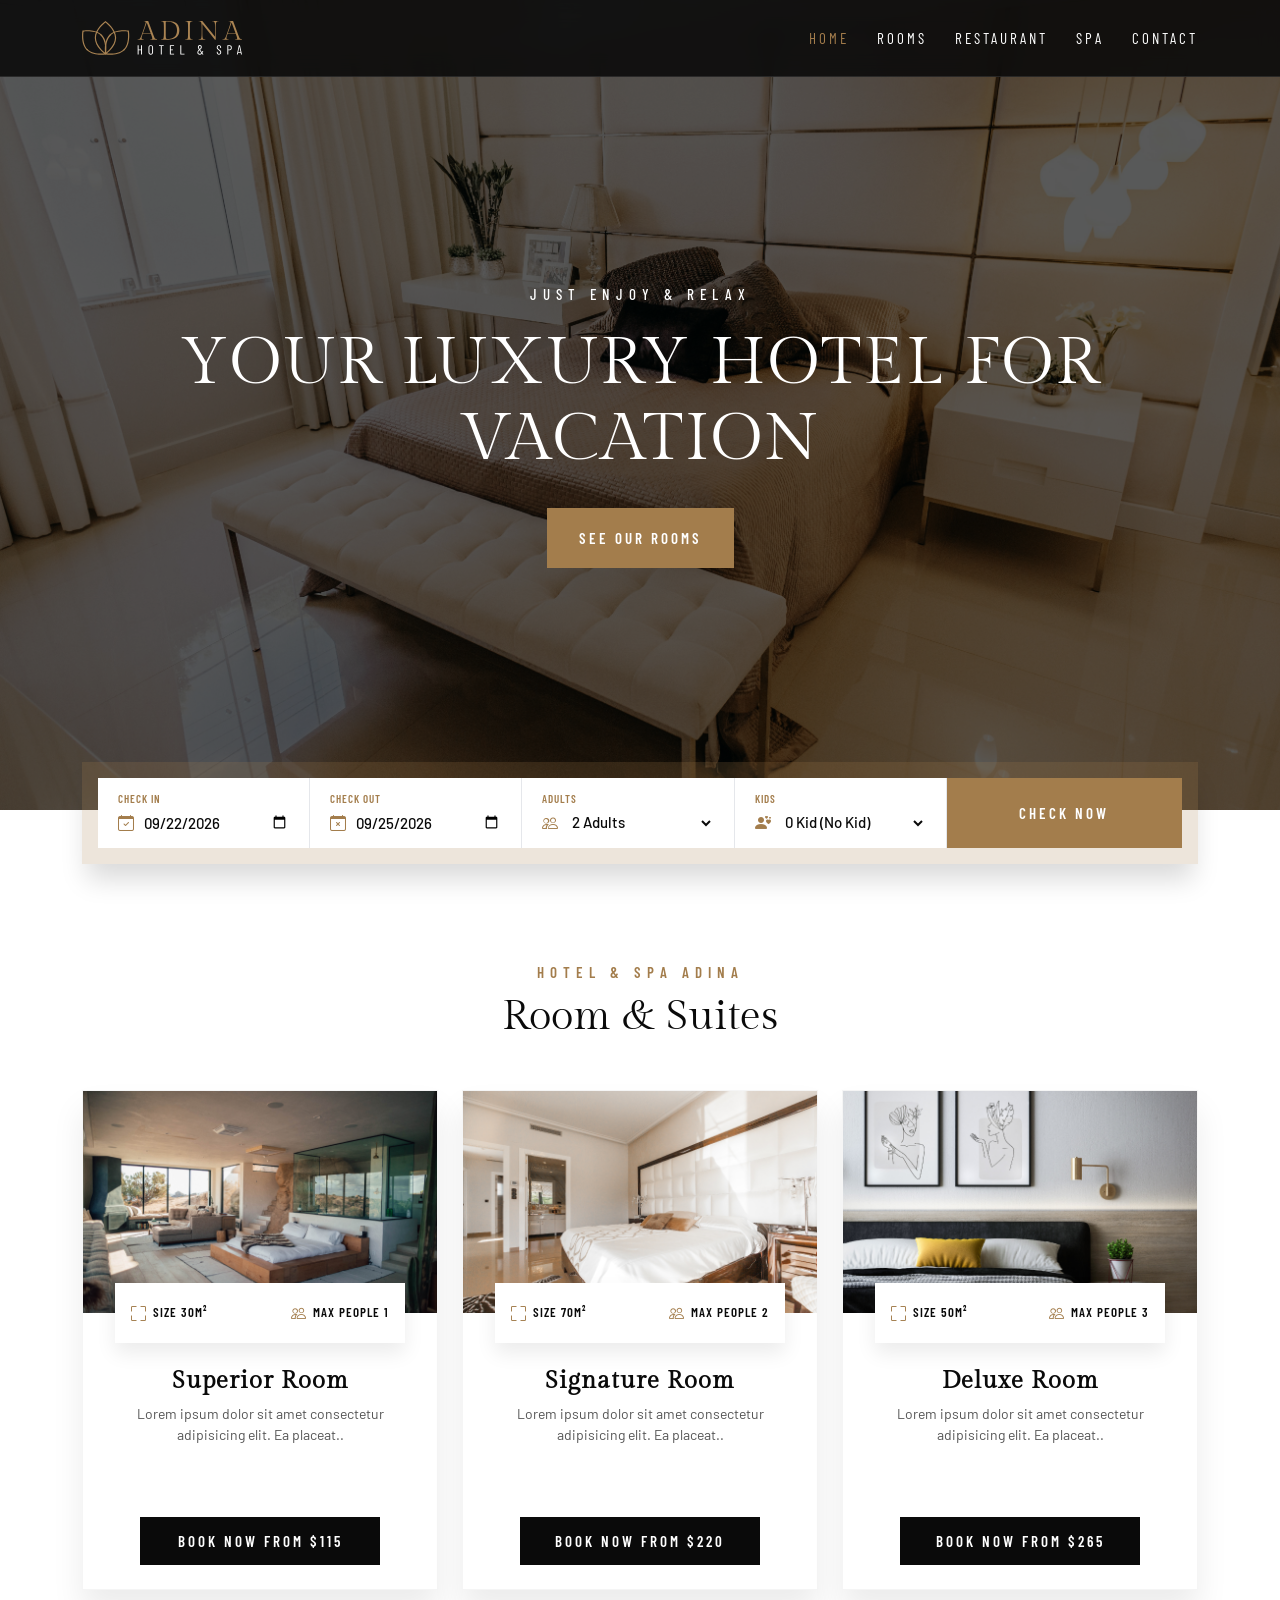
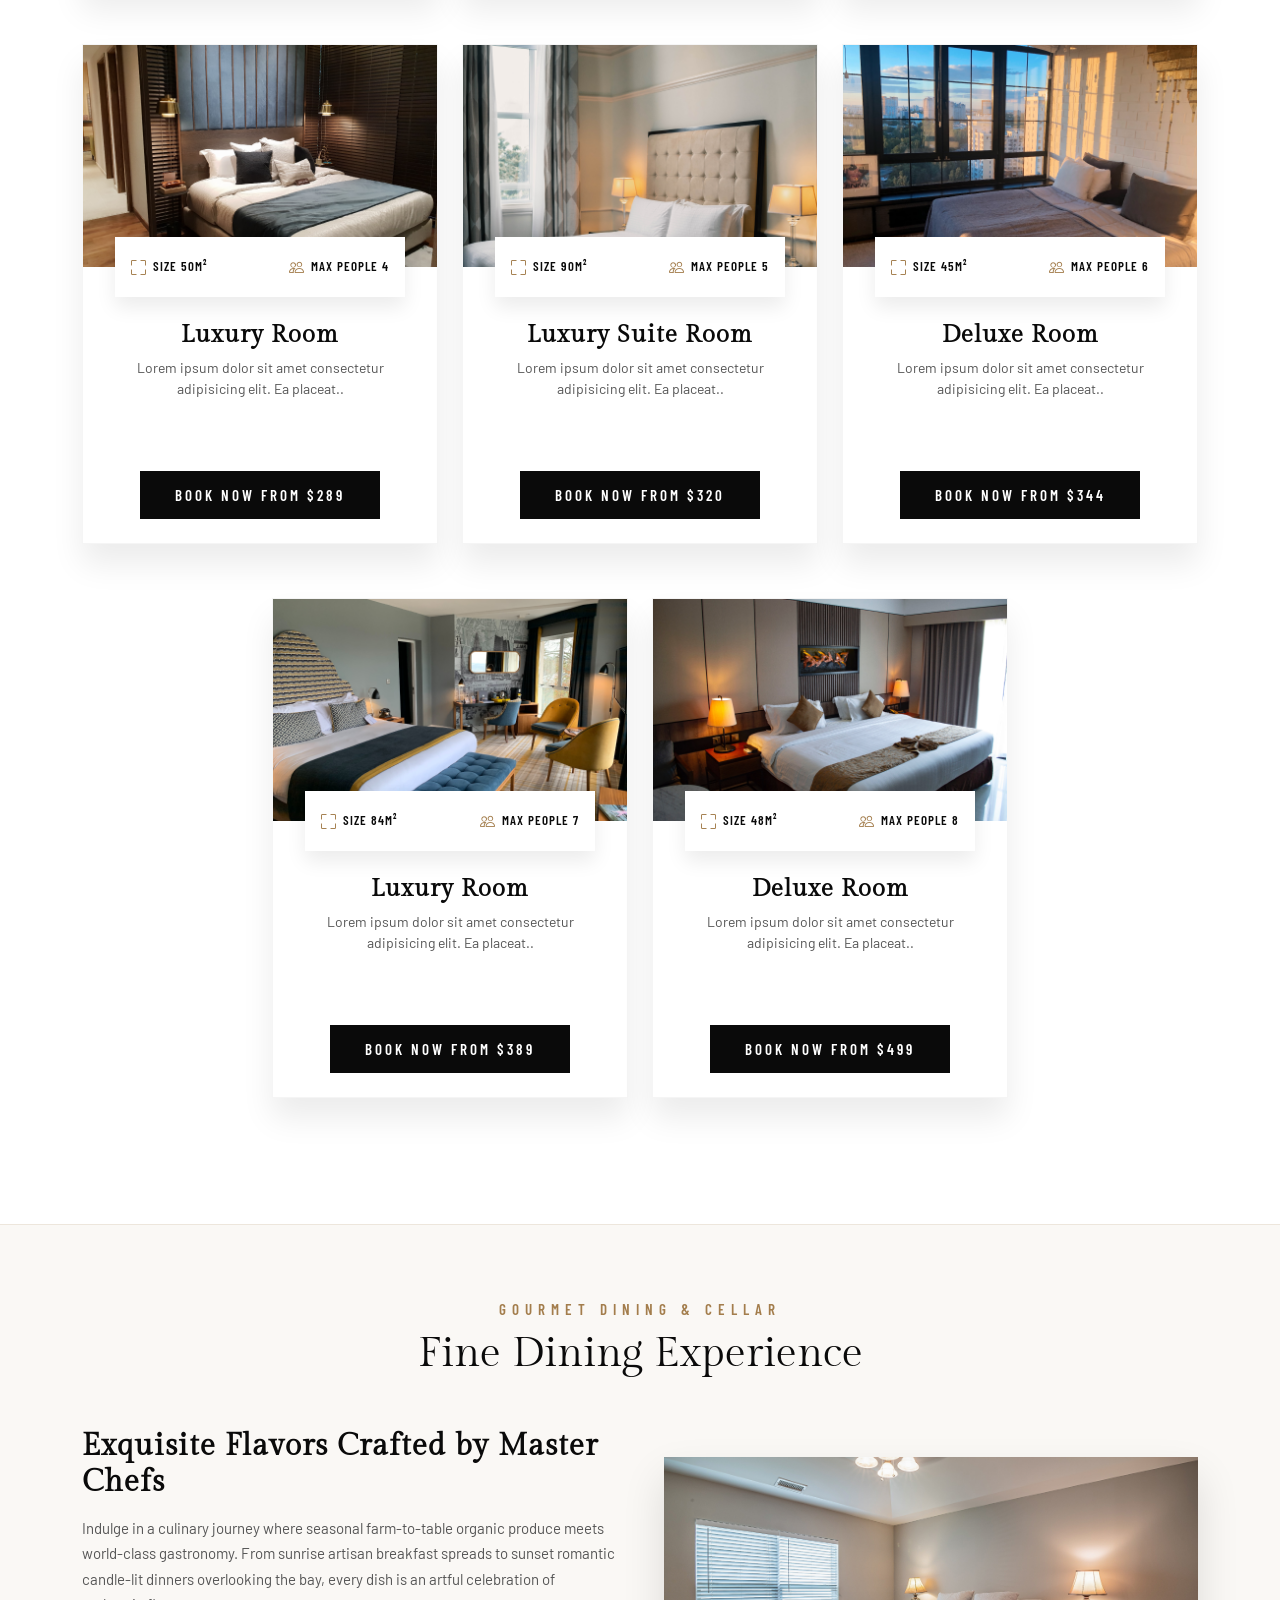
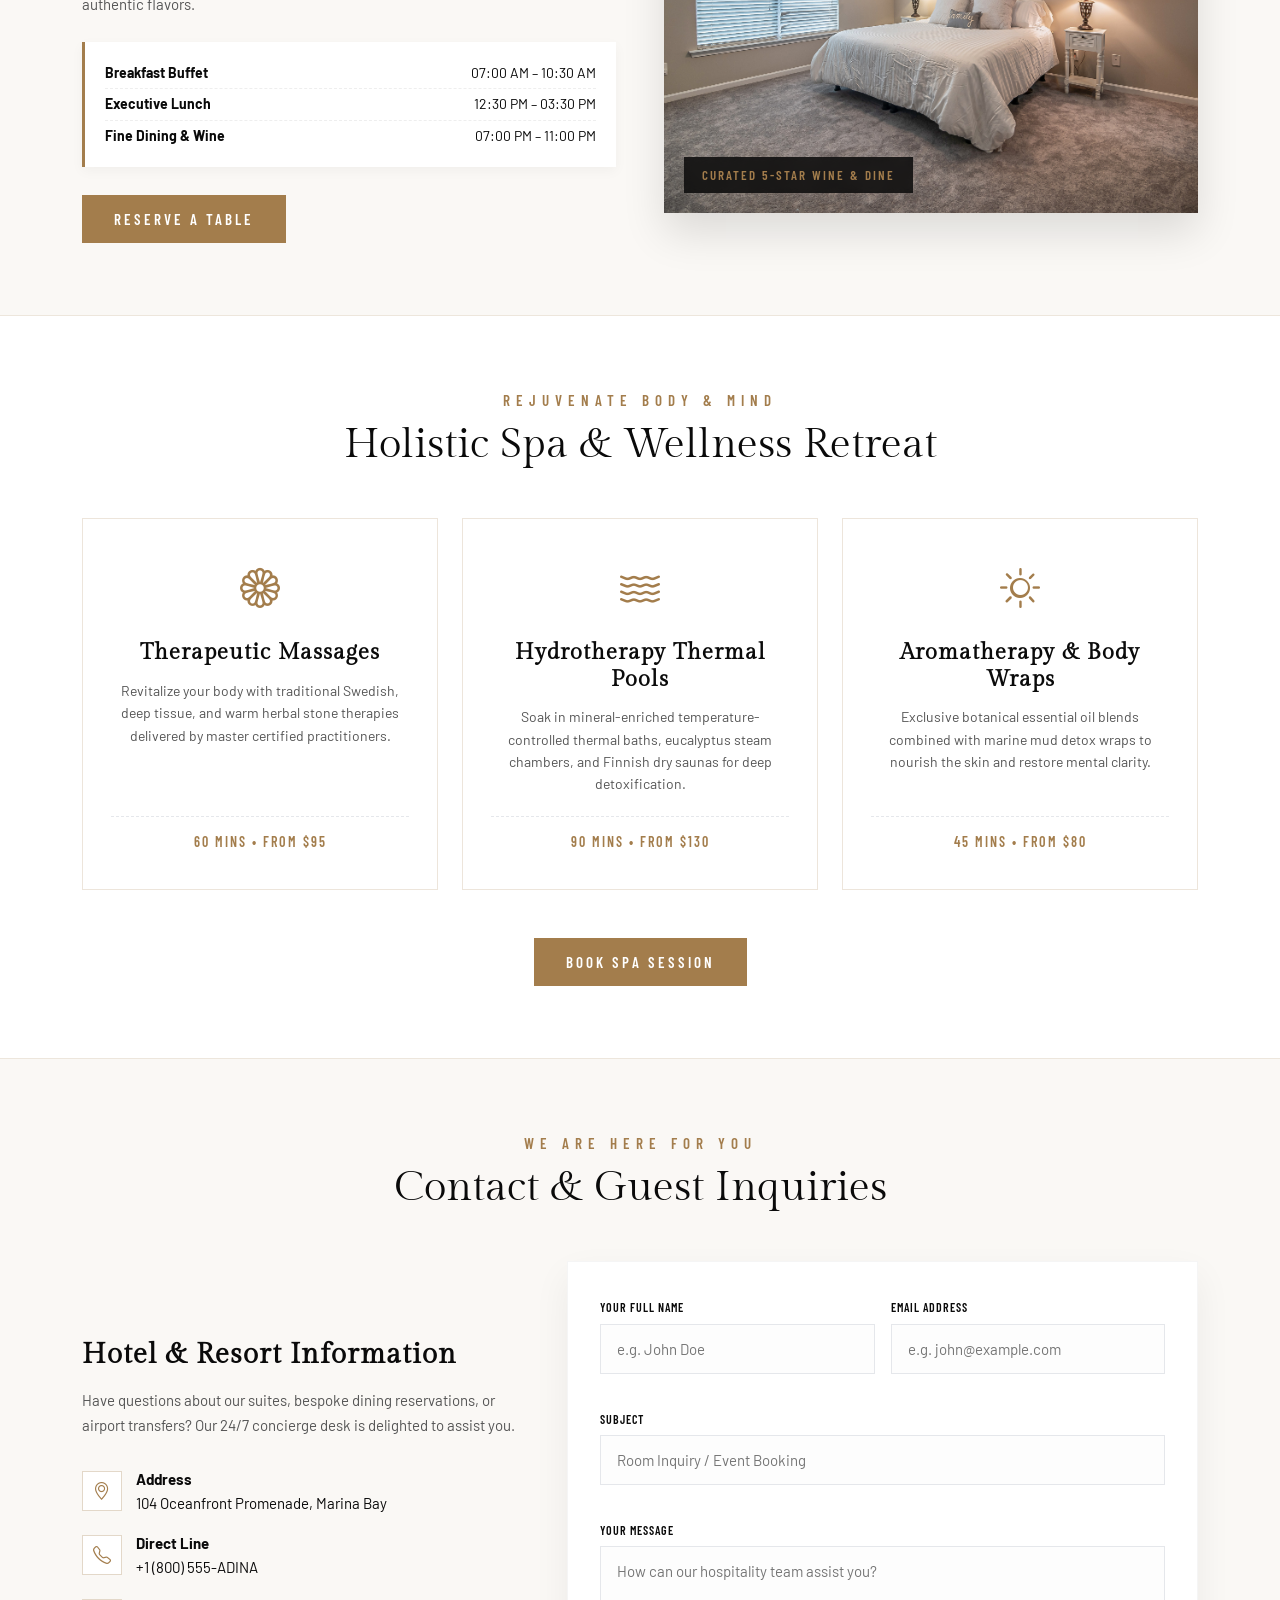
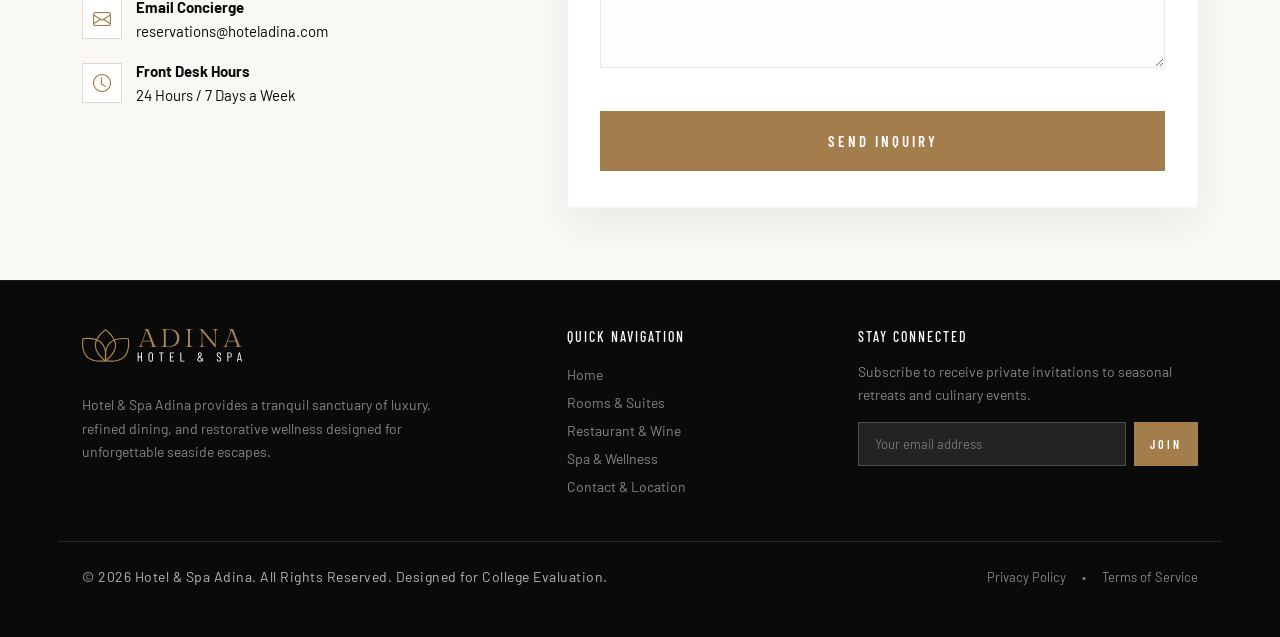
<file: index.html>
<!DOCTYPE html>
<html lang="en">
<head>
  <meta charset="UTF-8">
  <meta name="viewport" content="width=device-width, initial-scale=1.0">
  <meta name="description" content="Hotel and Resort Management System - Luxury hotel rooms, suites, spa, and vacation booking experience.">
  <title>Hotel &amp; Spa Adina | Luxury Hotel and Resort</title>
  <!-- Bootstrap 5 CSS -->
  <link href="https://cdn.jsdelivr.net/npm/bootstrap@5.3.3/dist/css/bootstrap.min.css" rel="stylesheet">
  <!-- Bootstrap Icons CSS -->
  <link rel="stylesheet" href="https://cdn.jsdelivr.net/npm/bootstrap-icons@1.11.3/font/bootstrap-icons.min.css">
  <!-- Main Project Stylesheet (Pure CSS) -->
  <link rel="stylesheet" href="css/style.css">
</head>
<body>

  <!-- ========================================================================
       HEADER / NAVIGATION
       ======================================================================== -->
  <header class="site-header">
    <div class="container">
      <a href="index.html" class="header-logo" aria-label="Hotel &amp; Spa Adina Home">
        <img src="assets/img/logo-white.svg" alt="Hotel &amp; Spa Adina Logo">
      </a>
      <nav class="main-nav" aria-label="Main Navigation">
        <a href="index.html" class="nav-link-custom active">Home</a>
        <a href="#rooms" class="nav-link-custom">Rooms</a>
        <a href="#restaurant" class="nav-link-custom">Restaurant</a>
        <a href="#spa" class="nav-link-custom">Spa</a>
        <a href="#contact" class="nav-link-custom">Contact</a>
      </nav>
    </div>
  </header>

  <!-- ========================================================================
       HERO SECTION
       ======================================================================== -->
  <section class="hero-section" id="home">
    <div class="hero-overlay"></div>
    <div class="hero-content">
      <p class="hero-subtitle">Just Enjoy &amp; Relax</p>
      <h1 class="hero-title">Your Luxury Hotel For Vacation</h1>
      <a href="#rooms" class="btn-custom btn-custom-lg btn-accent">See our rooms</a>
    </div>
  </section>

  <!-- ========================================================================
       FLOATING BOOKING RESERVATION BAR
       ======================================================================== -->
  <div class="container booking-bar-wrapper">
    <div class="booking-bar-container">
      <form class="booking-form" action="#rooms" method="GET">
        <!-- Check In -->
        <div class="booking-field">
          <label for="check-in-date">Check In</label>
          <div class="booking-field-input">
            <span class="booking-field-icon"><i class="bi bi-calendar-check"></i></span>
            <input type="date" id="check-in-date" name="checkIn" value="2026-09-22" required aria-label="Check-in date">
          </div>
        </div>

        <!-- Check Out -->
        <div class="booking-field">
          <label for="check-out-date">Check Out</label>
          <div class="booking-field-input">
            <span class="booking-field-icon"><i class="bi bi-calendar-x"></i></span>
            <input type="date" id="check-out-date" name="checkOut" value="2026-09-25" required aria-label="Check-out date">
          </div>
        </div>

        <!-- Adults Dropdown -->
        <div class="booking-field">
          <label for="adults-count">Adults</label>
          <div class="booking-field-input">
            <span class="booking-field-icon"><i class="bi bi-people"></i></span>
            <select id="adults-count" name="adults" aria-label="Select number of adults">
              <option value="1">1 Adult</option>
              <option value="2" selected>2 Adults</option>
              <option value="3">3 Adults</option>
              <option value="4">4 Adults</option>
            </select>
          </div>
        </div>

        <!-- Kids Dropdown -->
        <div class="booking-field">
          <label for="kids-count">Kids</label>
          <div class="booking-field-input">
            <span class="booking-field-icon"><i class="bi bi-person-hearts"></i></span>
            <select id="kids-count" name="kids" aria-label="Select number of children">
              <option value="0" selected>0 Kid (No Kid)</option>
              <option value="1">1 Kid</option>
              <option value="2">2 Kids</option>
              <option value="3">3 Kids</option>
              <option value="4">4 Kids</option>
            </select>
          </div>
        </div>

        <!-- Submit CTA -->
        <button type="submit" class="btn-custom btn-accent booking-btn">
          Check Now
        </button>
      </form>
    </div>
  </div>

  <!-- ========================================================================
       ROOMS & SUITES SECTION
       ======================================================================== -->
  <section class="rooms-section" id="rooms">
    <div class="container">
      <div class="section-header">
        <p class="section-tag">Hotel &amp; Spa Adina</p>
        <h2 class="h2">Room &amp; Suites</h2>
      </div>

      <div class="row g-4 justify-content-center">
        <!-- Room 1 -->
        <div class="col-12 col-md-6 col-lg-4">
          <article class="room-card">
            <div class="room-img-wrapper">
              <img src="assets/img/rooms/1.png" alt="Superior Room featuring queen bed and city view" loading="lazy">
            </div>
            <div class="room-meta-strip">
              <div class="room-meta-content">
                <div class="room-meta-item">
                  <span class="room-meta-icon"><i class="bi bi-fullscreen"></i></span>
                  <span>Size 30m²</span>
                </div>
                <div class="room-meta-item">
                  <span class="room-meta-icon"><i class="bi bi-people"></i></span>
                  <span>Max people 1</span>
                </div>
              </div>
            </div>
            <div class="room-card-body">
              <h3 class="room-title">
                <a href="room-details.html?id=1">Superior Room</a>
              </h3>
              <p class="room-desc">Lorem ipsum dolor sit amet consectetur adipisicing elit. Ea placeat..</p>
              <a href="room-details.html?id=1" class="btn-custom btn-custom-sm btn-dark">
                Book now from $115
              </a>
            </div>
          </article>
        </div>

        <!-- Room 2 -->
        <div class="col-12 col-md-6 col-lg-4">
          <article class="room-card">
            <div class="room-img-wrapper">
              <img src="assets/img/rooms/2.png" alt="Signature Room featuring deluxe master bedroom" loading="lazy">
            </div>
            <div class="room-meta-strip">
              <div class="room-meta-content">
                <div class="room-meta-item">
                  <span class="room-meta-icon"><i class="bi bi-fullscreen"></i></span>
                  <span>Size 70m²</span>
                </div>
                <div class="room-meta-item">
                  <span class="room-meta-icon"><i class="bi bi-people"></i></span>
                  <span>Max people 2</span>
                </div>
              </div>
            </div>
            <div class="room-card-body">
              <h3 class="room-title">
                <a href="room-details.html?id=2">Signature Room</a>
              </h3>
              <p class="room-desc">Lorem ipsum dolor sit amet consectetur adipisicing elit. Ea placeat..</p>
              <a href="room-details.html?id=2" class="btn-custom btn-custom-sm btn-dark">
                Book now from $220
              </a>
            </div>
          </article>
        </div>

        <!-- Room 3 -->
        <div class="col-12 col-md-6 col-lg-4">
          <article class="room-card">
            <div class="room-img-wrapper">
              <img src="assets/img/rooms/3.png" alt="Deluxe Room with modern lounge and garden terrace" loading="lazy">
            </div>
            <div class="room-meta-strip">
              <div class="room-meta-content">
                <div class="room-meta-item">
                  <span class="room-meta-icon"><i class="bi bi-fullscreen"></i></span>
                  <span>Size 50m²</span>
                </div>
                <div class="room-meta-item">
                  <span class="room-meta-icon"><i class="bi bi-people"></i></span>
                  <span>Max people 3</span>
                </div>
              </div>
            </div>
            <div class="room-card-body">
              <h3 class="room-title">
                <a href="room-details.html?id=3">Deluxe Room</a>
              </h3>
              <p class="room-desc">Lorem ipsum dolor sit amet consectetur adipisicing elit. Ea placeat..</p>
              <a href="room-details.html?id=3" class="btn-custom btn-custom-sm btn-dark">
                Book now from $265
              </a>
            </div>
          </article>
        </div>

        <!-- Room 4 -->
        <div class="col-12 col-md-6 col-lg-4">
          <article class="room-card">
            <div class="room-img-wrapper">
              <img src="assets/img/rooms/4.png" alt="Luxury Room with private panoramic balcony" loading="lazy">
            </div>
            <div class="room-meta-strip">
              <div class="room-meta-content">
                <div class="room-meta-item">
                  <span class="room-meta-icon"><i class="bi bi-fullscreen"></i></span>
                  <span>Size 50m²</span>
                </div>
                <div class="room-meta-item">
                  <span class="room-meta-icon"><i class="bi bi-people"></i></span>
                  <span>Max people 4</span>
                </div>
              </div>
            </div>
            <div class="room-card-body">
              <h3 class="room-title">
                <a href="room-details.html?id=4">Luxury Room</a>
              </h3>
              <p class="room-desc">Lorem ipsum dolor sit amet consectetur adipisicing elit. Ea placeat..</p>
              <a href="room-details.html?id=4" class="btn-custom btn-custom-sm btn-dark">
                Book now from $289
              </a>
            </div>
          </article>
        </div>

        <!-- Room 5 -->
        <div class="col-12 col-md-6 col-lg-4">
          <article class="room-card">
            <div class="room-img-wrapper">
              <img src="assets/img/rooms/5.png" alt="Luxury Suite Room with spacious living room" loading="lazy">
            </div>
            <div class="room-meta-strip">
              <div class="room-meta-content">
                <div class="room-meta-item">
                  <span class="room-meta-icon"><i class="bi bi-fullscreen"></i></span>
                  <span>Size 90m²</span>
                </div>
                <div class="room-meta-item">
                  <span class="room-meta-icon"><i class="bi bi-people"></i></span>
                  <span>Max people 5</span>
                </div>
              </div>
            </div>
            <div class="room-card-body">
              <h3 class="room-title">
                <a href="room-details.html?id=5">Luxury Suite Room</a>
              </h3>
              <p class="room-desc">Lorem ipsum dolor sit amet consectetur adipisicing elit. Ea placeat..</p>
              <a href="room-details.html?id=5" class="btn-custom btn-custom-sm btn-dark">
                Book now from $320
              </a>
            </div>
          </article>
        </div>

        <!-- Room 6 -->
        <div class="col-12 col-md-6 col-lg-4">
          <article class="room-card">
            <div class="room-img-wrapper">
              <img src="assets/img/rooms/6.png" alt="Deluxe Room with family suite layout" loading="lazy">
            </div>
            <div class="room-meta-strip">
              <div class="room-meta-content">
                <div class="room-meta-item">
                  <span class="room-meta-icon"><i class="bi bi-fullscreen"></i></span>
                  <span>Size 45m²</span>
                </div>
                <div class="room-meta-item">
                  <span class="room-meta-icon"><i class="bi bi-people"></i></span>
                  <span>Max people 6</span>
                </div>
              </div>
            </div>
            <div class="room-card-body">
              <h3 class="room-title">
                <a href="room-details.html?id=6">Deluxe Room</a>
              </h3>
              <p class="room-desc">Lorem ipsum dolor sit amet consectetur adipisicing elit. Ea placeat..</p>
              <a href="room-details.html?id=6" class="btn-custom btn-custom-sm btn-dark">
                Book now from $344
              </a>
            </div>
          </article>
        </div>

        <!-- Room 7 -->
        <div class="col-12 col-md-6 col-lg-4">
          <article class="room-card">
            <div class="room-img-wrapper">
              <img src="assets/img/rooms/7.png" alt="Luxury Room executive penthouse style" loading="lazy">
            </div>
            <div class="room-meta-strip">
              <div class="room-meta-content">
                <div class="room-meta-item">
                  <span class="room-meta-icon"><i class="bi bi-fullscreen"></i></span>
                  <span>Size 84m²</span>
                </div>
                <div class="room-meta-item">
                  <span class="room-meta-icon"><i class="bi bi-people"></i></span>
                  <span>Max people 7</span>
                </div>
              </div>
            </div>
            <div class="room-card-body">
              <h3 class="room-title">
                <a href="room-details.html?id=7">Luxury Room</a>
              </h3>
              <p class="room-desc">Lorem ipsum dolor sit amet consectetur adipisicing elit. Ea placeat..</p>
              <a href="room-details.html?id=7" class="btn-custom btn-custom-sm btn-dark">
                Book now from $389
              </a>
            </div>
          </article>
        </div>

        <!-- Room 8 -->
        <div class="col-12 col-md-6 col-lg-4">
          <article class="room-card">
            <div class="room-img-wrapper">
              <img src="assets/img/rooms/8.png" alt="Deluxe Room with premium hospitality layout" loading="lazy">
            </div>
            <div class="room-meta-strip">
              <div class="room-meta-content">
                <div class="room-meta-item">
                  <span class="room-meta-icon"><i class="bi bi-fullscreen"></i></span>
                  <span>Size 48m²</span>
                </div>
                <div class="room-meta-item">
                  <span class="room-meta-icon"><i class="bi bi-people"></i></span>
                  <span>Max people 8</span>
                </div>
              </div>
            </div>
            <div class="room-card-body">
              <h3 class="room-title">
                <a href="room-details.html?id=8">Deluxe Room</a>
              </h3>
              <p class="room-desc">Lorem ipsum dolor sit amet consectetur adipisicing elit. Ea placeat..</p>
              <a href="room-details.html?id=8" class="btn-custom btn-custom-sm btn-dark">
                Book now from $499
              </a>
            </div>
          </article>
        </div>
      </div>
    </div>
  </section>

  <!-- ========================================================================
       RESTAURANT & DINING SECTION (Contributed by Ayush Tyagi)
       ======================================================================== -->
  <section class="restaurant-section py-5" id="restaurant">
    <div class="container py-4">
      <div class="section-header">
        <p class="section-tag">Gourmet Dining &amp; Cellar</p>
        <h2 class="h2">Fine Dining Experience</h2>
      </div>
      <div class="row align-items-center g-5">
        <div class="col-12 col-lg-6">
          <div class="restaurant-content">
            <h3>Exquisite Flavors Crafted by Master Chefs</h3>
            <p>
              Indulge in a culinary journey where seasonal farm-to-table organic produce meets world-class gastronomy. From sunrise artisan breakfast spreads to sunset romantic candle-lit dinners overlooking the bay, every dish is an artful celebration of authentic flavors.
            </p>
            <div class="dining-hours-box">
              <div class="dining-hour-item">
                <strong>Breakfast Buffet</strong>
                <span>07:00 AM – 10:30 AM</span>
              </div>
              <div class="dining-hour-item">
                <strong>Executive Lunch</strong>
                <span>12:30 PM – 03:30 PM</span>
              </div>
              <div class="dining-hour-item">
                <strong>Fine Dining &amp; Wine</strong>
                <span>07:00 PM – 11:00 PM</span>
              </div>
            </div>
            <a href="#contact" class="btn-custom btn-custom-sm btn-accent">
              Reserve A Table
            </a>
          </div>
        </div>
        <div class="col-12 col-lg-6">
          <div class="restaurant-img-frame">
            <img src="assets/img/heroSlider/2.jpg" alt="Fine dining restaurant and wine bar at Hotel Adina" loading="lazy">
            <div class="restaurant-badge">
              Curated 5-Star Wine &amp; Dine
            </div>
          </div>
        </div>
      </div>
    </div>
  </section>

  <!-- ========================================================================
       SPA & WELLNESS RETREAT SECTION (Contributed by Ayush Tyagi)
       ======================================================================== -->
  <section class="spa-section py-5" id="spa">
    <div class="container py-4">
      <div class="section-header">
        <p class="section-tag">Rejuvenate Body &amp; Mind</p>
        <h2 class="h2">Holistic Spa &amp; Wellness Retreat</h2>
      </div>
      <div class="row g-4">
        <!-- Spa Card 1 -->
        <div class="col-12 col-md-4">
          <div class="spa-card">
            <div class="spa-card-icon">
              <i class="bi bi-flower1"></i>
            </div>
            <h3>Therapeutic Massages</h3>
            <p>
              Revitalize your body with traditional Swedish, deep tissue, and warm herbal stone therapies delivered by master certified practitioners.
            </p>
            <div class="spa-card-meta">
              60 Mins &bull; From $95
            </div>
          </div>
        </div>

        <!-- Spa Card 2 -->
        <div class="col-12 col-md-4">
          <div class="spa-card">
            <div class="spa-card-icon">
              <i class="bi bi-water"></i>
            </div>
            <h3>Hydrotherapy Thermal Pools</h3>
            <p>
              Soak in mineral-enriched temperature-controlled thermal baths, eucalyptus steam chambers, and Finnish dry saunas for deep detoxification.
            </p>
            <div class="spa-card-meta">
              90 Mins &bull; From $130
            </div>
          </div>
        </div>

        <!-- Spa Card 3 -->
        <div class="col-12 col-md-4">
          <div class="spa-card">
            <div class="spa-card-icon">
              <i class="bi bi-brightness-high"></i>
            </div>
            <h3>Aromatherapy &amp; Body Wraps</h3>
            <p>
              Exclusive botanical essential oil blends combined with marine mud detox wraps to nourish the skin and restore mental clarity.
            </p>
            <div class="spa-card-meta">
              45 Mins &bull; From $80
            </div>
          </div>
        </div>
      </div>

      <div class="text-center mt-5">
        <a href="#contact" class="btn-custom btn-custom-sm btn-accent">
          Book Spa Session
        </a>
      </div>
    </div>
  </section>

  <!-- ========================================================================
       CONTACT & GUEST INQUIRIES SECTION (Contributed by Ayush Tyagi)
       ======================================================================== -->
  <section class="contact-section py-5" id="contact">
    <div class="container py-4">
      <div class="section-header">
        <p class="section-tag">We Are Here For You</p>
        <h2 class="h2">Contact &amp; Guest Inquiries</h2>
      </div>
      <div class="row g-5 align-items-center">
        <!-- Contact Details -->
        <div class="col-12 col-lg-5">
          <div class="contact-info">
            <h3>Hotel &amp; Resort Information</h3>
            <p>
              Have questions about our suites, bespoke dining reservations, or airport transfers? Our 24/7 concierge desk is delighted to assist you.
            </p>
            <ul class="contact-info-list">
              <li class="contact-info-item">
                <div class="contact-icon"><i class="bi bi-geo-alt"></i></div>
                <div>
                  <strong>Address</strong><br>
                  <span>104 Oceanfront Promenade, Marina Bay</span>
                </div>
              </li>
              <li class="contact-info-item">
                <div class="contact-icon"><i class="bi bi-telephone"></i></div>
                <div>
                  <strong>Direct Line</strong><br>
                  <span>+1 (800) 555-ADINA</span>
                </div>
              </li>
              <li class="contact-info-item">
                <div class="contact-icon"><i class="bi bi-envelope"></i></div>
                <div>
                  <strong>Email Concierge</strong><br>
                  <span>reservations@hoteladina.com</span>
                </div>
              </li>
              <li class="contact-info-item">
                <div class="contact-icon"><i class="bi bi-clock"></i></div>
                <div>
                  <strong>Front Desk Hours</strong><br>
                  <span>24 Hours / 7 Days a Week</span>
                </div>
              </li>
            </ul>
          </div>
        </div>

        <!-- Contact Form -->
        <div class="col-12 col-lg-7">
          <div class="contact-form-box">
            <form action="#contact" method="POST">
              <div class="row g-3">
                <div class="col-12 col-md-6">
                  <div class="form-group-custom">
                    <label for="contact-name">Your Full Name</label>
                    <input type="text" id="contact-name" name="name" class="form-control-custom" placeholder="e.g. John Doe" required>
                  </div>
                </div>
                <div class="col-12 col-md-6">
                  <div class="form-group-custom">
                    <label for="contact-email">Email Address</label>
                    <input type="email" id="contact-email" name="email" class="form-control-custom" placeholder="e.g. john@example.com" required>
                  </div>
                </div>
                <div class="col-12">
                  <div class="form-group-custom">
                    <label for="contact-subject">Subject</label>
                    <input type="text" id="contact-subject" name="subject" class="form-control-custom" placeholder="Room Inquiry / Event Booking" required>
                  </div>
                </div>
                <div class="col-12">
                  <div class="form-group-custom">
                    <label for="contact-message">Your Message</label>
                    <textarea id="contact-message" name="message" rows="4" class="form-control-custom" placeholder="How can our hospitality team assist you?" required></textarea>
                  </div>
                </div>
                <div class="col-12">
                  <button type="submit" class="btn-custom btn-custom-lg btn-accent w-100">
                    Send Inquiry
                  </button>
                </div>
              </div>
            </form>
          </div>
        </div>
      </div>
    </div>
  </section>

  <!-- ========================================================================
       FOOTER
       ======================================================================== -->
  <footer class="site-footer">
    <div class="container">
      <div class="row g-5 pb-4 border-bottom border-secondary border-opacity-25">
        <!-- Col 1: About & Logo -->
        <div class="col-12 col-md-5">
          <a href="index.html" class="footer-logo mb-3 d-inline-block" aria-label="Hotel Adina Home">
            <img src="assets/img/logo-white.svg" alt="Hotel &amp; Spa Adina Logo">
          </a>
          <p class="text-white-50 mt-2 mb-3" style="max-width: 380px; font-size: 14px; line-height: 1.7;">
            Hotel &amp; Spa Adina provides a tranquil sanctuary of luxury, refined dining, and restorative wellness designed for unforgettable seaside escapes.
          </p>
        </div>

        <!-- Col 2: Quick Links -->
        <div class="col-6 col-md-3">
          <h4 class="text-uppercase text-white mb-3" style="font-family: var(--font-tertiary); font-size: 14px; letter-spacing: 2px;">Quick Navigation</h4>
          <ul class="list-unstyled" style="font-size: 14px; line-height: 2;">
            <li><a href="#home" class="text-white-50 text-decoration-none hover-accent">Home</a></li>
            <li><a href="#rooms" class="text-white-50 text-decoration-none hover-accent">Rooms &amp; Suites</a></li>
            <li><a href="#restaurant" class="text-white-50 text-decoration-none hover-accent">Restaurant &amp; Wine</a></li>
            <li><a href="#spa" class="text-white-50 text-decoration-none hover-accent">Spa &amp; Wellness</a></li>
            <li><a href="#contact" class="text-white-50 text-decoration-none hover-accent">Contact &amp; Location</a></li>
          </ul>
        </div>

        <!-- Col 3: Newsletter & Concierge -->
        <div class="col-6 col-md-4">
          <h4 class="text-uppercase text-white mb-3" style="font-family: var(--font-tertiary); font-size: 14px; letter-spacing: 2px;">Stay Connected</h4>
          <p class="text-white-50" style="font-size: 14px;">Subscribe to receive private invitations to seasonal retreats and culinary events.</p>
          <form action="#home" method="GET" class="d-flex mt-3">
            <input type="email" placeholder="Your email address" class="form-control-custom me-2" style="height: 44px; font-size: 13px; background: rgba(255,255,255,0.1); color: #fff; border-color: rgba(255,255,255,0.2);" required>
            <button type="submit" class="btn-custom btn-accent" style="height: 44px; padding: 0 16px; font-size: 12px;">Join</button>
          </form>
        </div>
      </div>

      <div class="d-flex flex-column flex-md-row justify-content-between align-items-center pt-4">
        <p class="footer-copyright mb-2 mb-md-0">
          &copy; 2026 Hotel &amp; Spa Adina. All Rights Reserved. Designed for College Evaluation.
        </p>
        <div class="d-flex gap-3" style="font-size: 13px;">
          <a href="#home" class="text-white-50 hover-accent">Privacy Policy</a>
          <span class="text-white-50">&bull;</span>
          <a href="#home" class="text-white-50 hover-accent">Terms of Service</a>
        </div>
      </div>
    </div>
  </footer>

</body>
</html>
</file>
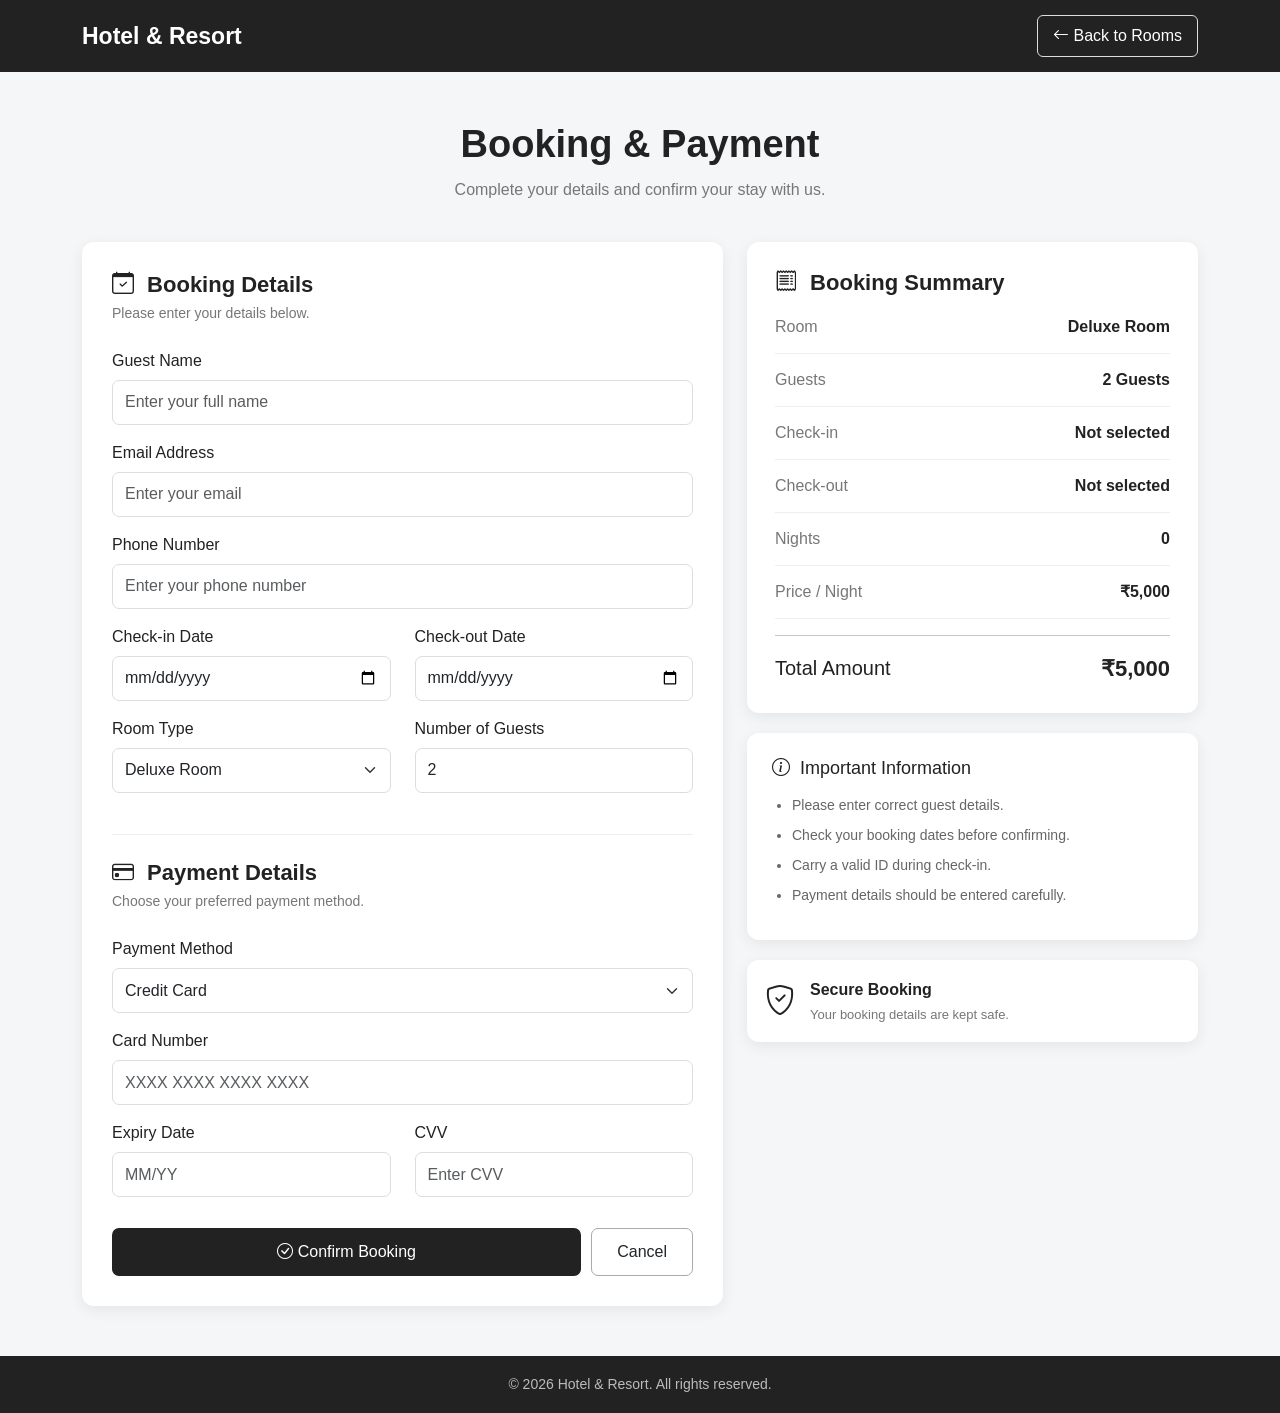
<file: booking-payment.html>
<!DOCTYPE html>
<html lang="en">

<head>
    <meta charset="UTF-8">
    <meta name="viewport" content="width=device-width, initial-scale=1.0">

    <title>Booking & Payment | Hotel and Resort Management System</title>

    <!-- Bootstrap -->
    <link href="https://cdn.jsdelivr.net/npm/bootstrap@5.3.3/dist/css/bootstrap.min.css"
        rel="stylesheet">

    <!-- Bootstrap Icons -->
    <link rel="stylesheet"
        href="https://cdn.jsdelivr.net/npm/bootstrap-icons@1.11.3/font/bootstrap-icons.min.css">

    <!-- Our CSS -->
    <link rel="stylesheet" href="css/booking-payment.css">
</head>

<body>

    <!-- Header -->
    <header class="top-header">
        <div class="container">
            <div class="header-content">

                <a href="index.html" class="logo">
                    Hotel & Resort
                </a>

                <a href="room-details.html" class="back-btn">
                    <i class="bi bi-arrow-left"></i> Back to Rooms
                </a>

            </div>
        </div>
    </header>


    <!-- Main Section -->
    <main class="booking-page">

        <div class="container">

            <!-- Page Heading -->
            <div class="page-title text-center">
                <h1>Booking & Payment</h1>
                <p>Complete your details and confirm your stay with us.</p>
            </div>


            <div class="row g-4">

                <!-- Left Side -->
                <div class="col-lg-7">

                    <div class="booking-card">

                        <h3>
                            <i class="bi bi-calendar-check"></i>
                            Booking Details
                        </h3>

                        <p class="section-text">
                            Please enter your details below.
                        </p>

                        <form id="bookingForm">

                            <!-- Guest Name -->
                            <div class="mb-3">
                                <label class="form-label">Guest Name</label>

                                <input type="text"
                                    class="form-control"
                                    placeholder="Enter your full name"
                                    required>
                            </div>


                            <!-- Email -->
                            <div class="mb-3">
                                <label class="form-label">Email Address</label>

                                <input type="email"
                                    class="form-control"
                                    placeholder="Enter your email"
                                    required>
                            </div>


                            <!-- Phone -->
                            <div class="mb-3">
                                <label class="form-label">Phone Number</label>

                                <input type="tel"
                                    class="form-control"
                                    placeholder="Enter your phone number"
                                    required>
                            </div>


                            <!-- Dates -->
                            <div class="row">

                                <div class="col-md-6 mb-3">
                                    <label class="form-label">
                                        Check-in Date
                                    </label>

                                    <input type="date"
                                        class="form-control"
                                        id="checkinDate"
                                        required>
                                </div>

                                <div class="col-md-6 mb-3">
                                    <label class="form-label">
                                        Check-out Date
                                    </label>

                                    <input type="date"
                                        class="form-control"
                                        id="checkoutDate"
                                        required>
                                </div>

                            </div>


                            <!-- Room and Guests -->
                            <div class="row">

                                <div class="col-md-6 mb-3">

                                    <label class="form-label">
                                        Room Type
                                    </label>

                                    <select class="form-select" id="roomType">

                                        <option value="Deluxe Room" data-price="5000">Deluxe Room</option>
                                        <option value="Executive Room" data-price="7500">Executive Room</option>
                                        <option value="Luxury Suite" data-price="12000">Luxury Suite</option>

                                    </select>

                                </div>


                                <div class="col-md-6 mb-3">

                                    <label class="form-label">
                                        Number of Guests
                                    </label>

                                    <input type="number"
                                        class="form-control"
                                        id="guestCount"
                                        value="2"
                                        min="1">

                                </div>

                            </div>


                            <!-- Payment Section -->
                            <div class="payment-heading">

                                <h3>
                                    <i class="bi bi-credit-card"></i>
                                    Payment Details
                                </h3>

                                <p class="section-text">
                                    Choose your preferred payment method.
                                </p>

                            </div>


                            <!-- Payment Method -->
                            <div class="mb-3">

                                <label class="form-label">
                                    Payment Method
                                </label>

                                <select class="form-select" id="paymentMethod">

                                    <option value="Credit Card">Credit Card</option>
                                    <option value="Debit Card">Debit Card</option>
                                    <option value="UPI">UPI</option>
                                    <option value="Pay at Hotel">Pay at Hotel</option>

                                </select>

                            </div>


                            <!-- Card fields: shown only for Credit Card / Debit Card -->
                            <div id="cardFields">

                                <!-- Card Number -->
                                <div class="mb-3">

                                    <label class="form-label">
                                        Card Number
                                    </label>

                                    <input type="text"
                                        class="form-control"
                                        id="cardNumber"
                                        placeholder="XXXX XXXX XXXX XXXX">

                                </div>


                                <!-- Expiry and CVV -->
                                <div class="row">

                                    <div class="col-md-6 mb-3">

                                        <label class="form-label">
                                            Expiry Date
                                        </label>

                                        <input type="text"
                                            class="form-control"
                                            id="expiryDate"
                                            placeholder="MM/YY">

                                    </div>


                                    <div class="col-md-6 mb-3">

                                        <label class="form-label">
                                            CVV
                                        </label>

                                        <input type="password"
                                            class="form-control"
                                            id="cvv"
                                            placeholder="Enter CVV">

                                    </div>

                                </div>

                            </div>


                            <!-- UPI field: shown only for UPI -->
                            <div id="upiFields" style="display:none;">

                                <div class="mb-3">

                                    <label class="form-label">
                                        UPI ID
                                    </label>

                                    <input type="text"
                                        class="form-control"
                                        id="upiId"
                                        placeholder="yourname@upi">

                                </div>

                            </div>


                            <!-- Pay at Hotel note -->
                            <div id="payAtHotelNote" class="section-text" style="display:none;">
                                No payment is required now. You can pay directly at the hotel during check-in.
                            </div>


                            <!-- Buttons -->
                            <div class="button-area">

                                <button type="submit"
                                    class="btn confirm-btn">

                                    <i class="bi bi-check-circle"></i>
                                    Confirm Booking

                                </button>

                                <a href="room-details.html"
                                    class="btn cancel-btn">

                                    Cancel

                                </a>

                            </div>

                        </form>

                    </div>

                </div>


                <!-- Right Side -->
                <div class="col-lg-5">

                    <!-- Booking Summary -->
                    <div class="summary-card">

                        <h3>
                            <i class="bi bi-receipt"></i>
                            Booking Summary
                        </h3>


                        <div class="summary-item">
                            <span>Room</span>
                            <strong id="summaryRoom">Deluxe Room</strong>
                        </div>


                        <div class="summary-item">
                            <span>Guests</span>
                            <strong id="summaryGuests">2 Guests</strong>
                        </div>


                        <div class="summary-item">
                            <span>Check-in</span>
                            <strong id="summaryCheckin">Not selected</strong>
                        </div>


                        <div class="summary-item">
                            <span>Check-out</span>
                            <strong id="summaryCheckout">Not selected</strong>
                        </div>


                        <div class="summary-item">
                            <span>Nights</span>
                            <strong id="summaryNights">0</strong>
                        </div>


                        <div class="summary-item">
                            <span>Price / Night</span>
                            <strong id="summaryPricePerNight">₹5,000</strong>
                        </div>


                        <hr>


                        <div class="total-price">

                            <span>Total Amount</span>

                            <strong id="summaryTotal">₹5,000</strong>

                        </div>

                    </div>


                    <!-- Information Card -->
                    <div class="info-card">

                        <h5>
                            <i class="bi bi-info-circle"></i>
                            Important Information
                        </h5>

                        <ul>

                            <li>
                                Please enter correct guest details.
                            </li>

                            <li>
                                Check your booking dates before confirming.
                            </li>

                            <li>
                                Carry a valid ID during check-in.
                            </li>

                            <li>
                                Payment details should be entered carefully.
                            </li>

                        </ul>

                    </div>


                    <!-- Secure Payment -->
                    <div class="secure-box">

                        <i class="bi bi-shield-check"></i>

                        <div>
                            <strong>Secure Booking</strong>
                            <p>Your booking details are kept safe.</p>
                        </div>

                    </div>

                </div>

            </div>

        </div>

    </main>


    <!-- Footer -->
    <footer class="footer">

        <p>
            © 2026 Hotel & Resort. All rights reserved.
        </p>

    </footer>


    <script>
        (function () {
            const roomType = document.getElementById('roomType');
            const guestCount = document.getElementById('guestCount');
            const checkinDate = document.getElementById('checkinDate');
            const checkoutDate = document.getElementById('checkoutDate');
            const paymentMethod = document.getElementById('paymentMethod');

            const cardFields = document.getElementById('cardFields');
            const upiFields = document.getElementById('upiFields');
            const payAtHotelNote = document.getElementById('payAtHotelNote');

            const cardNumber = document.getElementById('cardNumber');
            const expiryDate = document.getElementById('expiryDate');
            const cvv = document.getElementById('cvv');
            const upiId = document.getElementById('upiId');

            const summaryRoom = document.getElementById('summaryRoom');
            const summaryGuests = document.getElementById('summaryGuests');
            const summaryCheckin = document.getElementById('summaryCheckin');
            const summaryCheckout = document.getElementById('summaryCheckout');
            const summaryNights = document.getElementById('summaryNights');
            const summaryPricePerNight = document.getElementById('summaryPricePerNight');
            const summaryTotal = document.getElementById('summaryTotal');

            function formatRupees(amount) {
                return '₹' + Number(amount).toLocaleString('en-IN');
            }

            function formatDateDisplay(value) {
                if (!value) return 'Not selected';
                const d = new Date(value + 'T00:00:00');
                if (isNaN(d.getTime())) return 'Not selected';
                return d.toLocaleDateString('en-IN', { day: 'numeric', month: 'short', year: 'numeric' });
            }

            function calcNights() {
                const inVal = checkinDate.value;
                const outVal = checkoutDate.value;
                if (!inVal || !outVal) return 0;
                const inDate = new Date(inVal + 'T00:00:00');
                const outDate = new Date(outVal + 'T00:00:00');
                const diff = Math.round((outDate - inDate) / (1000 * 60 * 60 * 24));
                return diff > 0 ? diff : 0;
            }

            function updateSummary() {
                const selectedOption = roomType.options[roomType.selectedIndex];
                const pricePerNight = Number(selectedOption.dataset.price || 0);
                const nights = calcNights();
                const guests = Math.max(1, Number(guestCount.value || 1));

                summaryRoom.textContent = selectedOption.value;
                summaryGuests.textContent = guests + (guests === 1 ? ' Guest' : ' Guests');
                summaryCheckin.textContent = formatDateDisplay(checkinDate.value);
                summaryCheckout.textContent = formatDateDisplay(checkoutDate.value);
                summaryNights.textContent = nights;
                summaryPricePerNight.textContent = formatRupees(pricePerNight);

                const total = pricePerNight * (nights > 0 ? nights : 1);
                summaryTotal.textContent = formatRupees(total);
            }

            function updatePaymentFields() {
                const method = paymentMethod.value;

                // Reset visibility
                cardFields.style.display = 'none';
                upiFields.style.display = 'none';
                payAtHotelNote.style.display = 'none';

                // Reset "required" so hidden fields never block submit
                cardNumber.required = false;
                expiryDate.required = false;
                cvv.required = false;
                upiId.required = false;

                if (method === 'Credit Card' || method === 'Debit Card') {
                    cardFields.style.display = '';
                    cardNumber.required = true;
                    expiryDate.required = true;
                    cvv.required = true;
                } else if (method === 'UPI') {
                    upiFields.style.display = '';
                    upiId.required = true;
                } else if (method === 'Pay at Hotel') {
                    payAtHotelNote.style.display = '';
                }
            }

            roomType.addEventListener('change', updateSummary);
            guestCount.addEventListener('input', updateSummary);
            checkinDate.addEventListener('change', updateSummary);
            checkoutDate.addEventListener('change', updateSummary);
            paymentMethod.addEventListener('change', updatePaymentFields);

            // Initialize on load
            updateSummary();
            updatePaymentFields();
        })();
    </script>

</body>

</html>
</file>
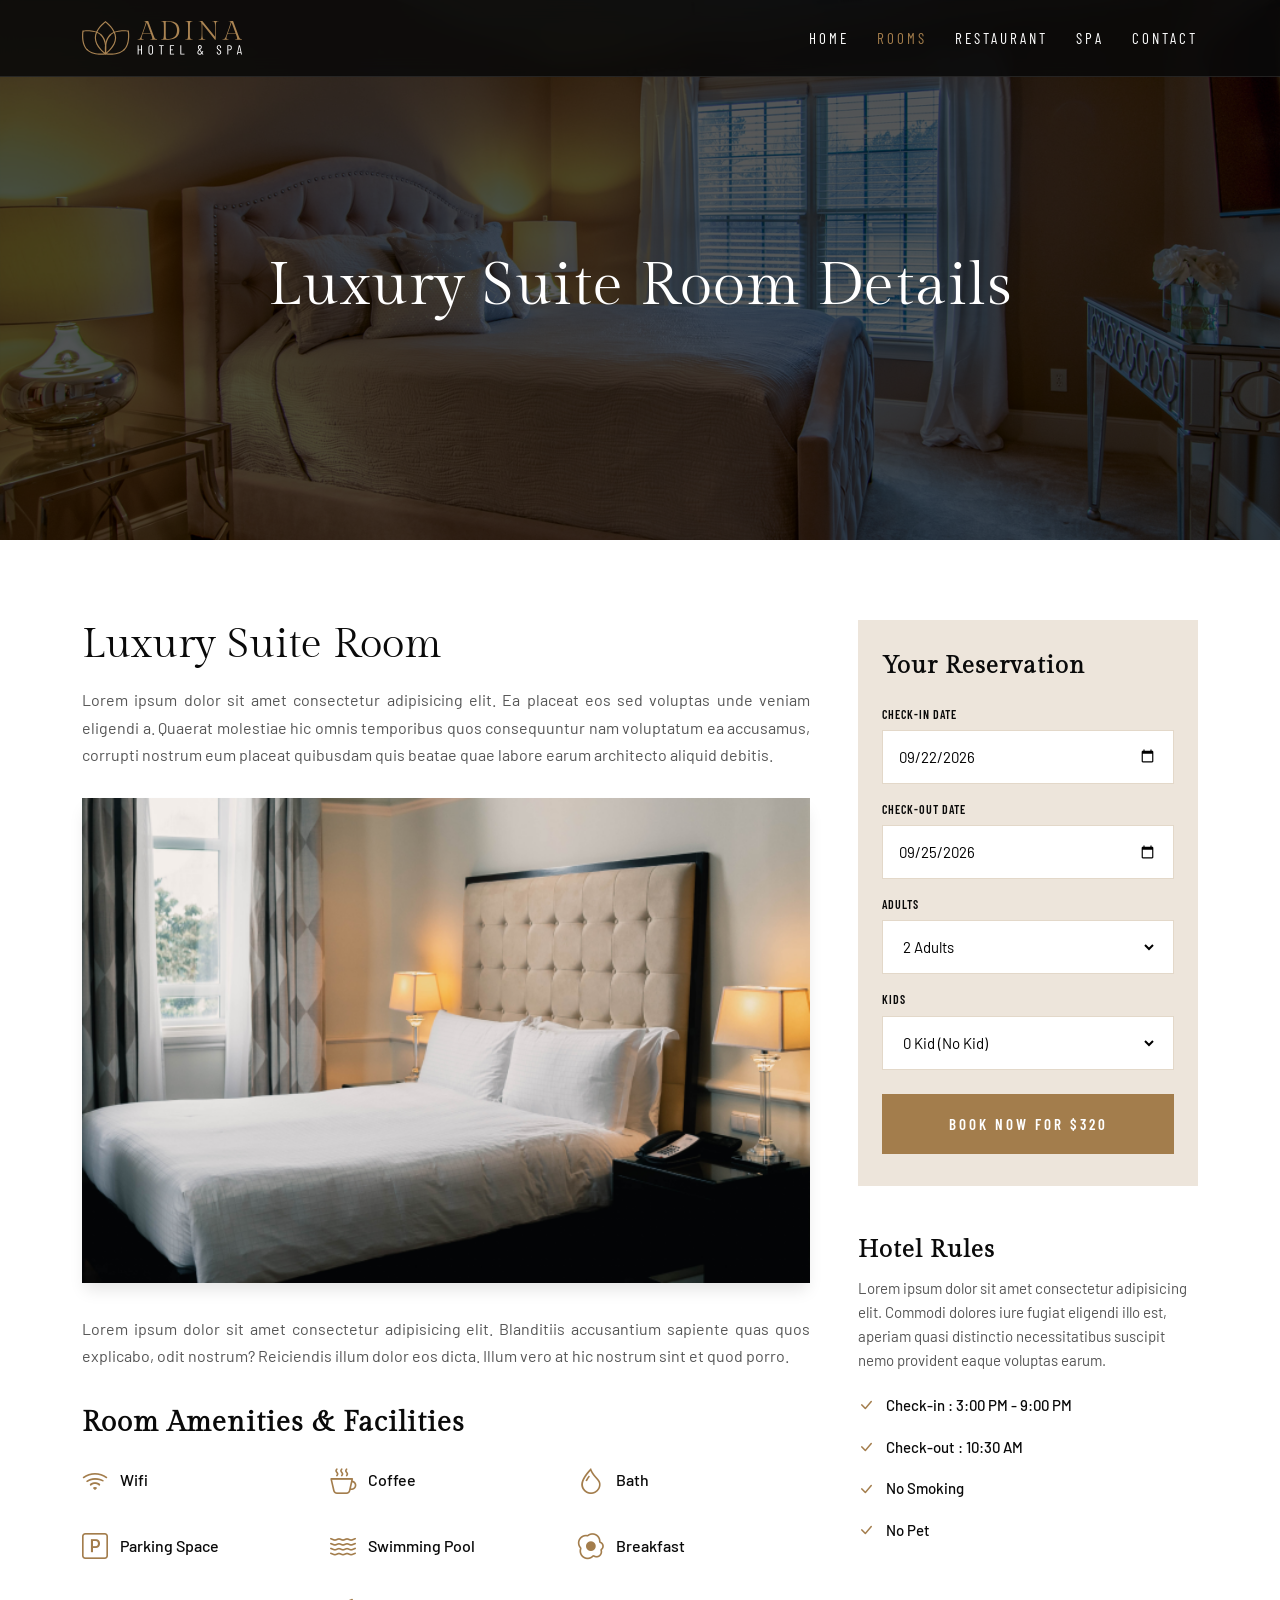
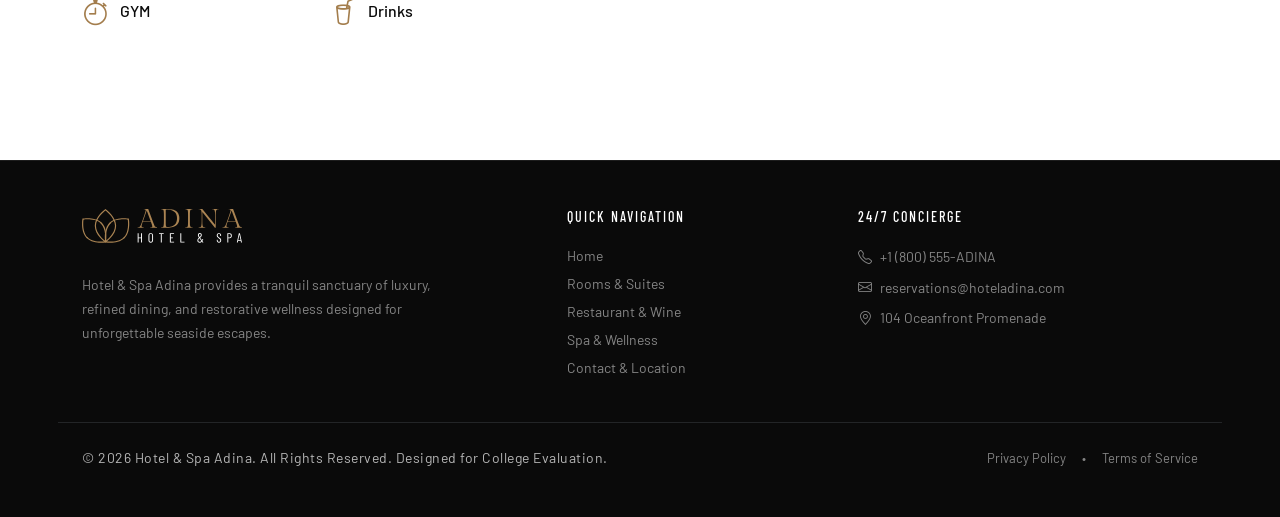
<file: room-details.html>
<!DOCTYPE html>
<html lang="en">
<head>
  <meta charset="UTF-8">
  <meta name="viewport" content="width=device-width, initial-scale=1.0">
  <meta name="description" content="Room Details - Hotel &amp; Spa Adina. Experience luxury suites, king beds, private terraces and complimentary amenities.">
  <title>Luxury Suite Room Details | Hotel &amp; Spa Adina</title>
  <!-- Bootstrap 5 CSS -->
  <link href="https://cdn.jsdelivr.net/npm/bootstrap@5.3.3/dist/css/bootstrap.min.css" rel="stylesheet">
  <!-- Bootstrap Icons CSS -->
  <link rel="stylesheet" href="https://cdn.jsdelivr.net/npm/bootstrap-icons@1.11.3/font/bootstrap-icons.min.css">
  <!-- Main Project Stylesheet (Pure CSS) -->
  <link rel="stylesheet" href="css/style.css">
</head>
<body>

  <!-- ========================================================================
       HEADER / NAVIGATION
       ======================================================================== -->
  <header class="site-header">
    <div class="container">
      <a href="index.html" class="header-logo" aria-label="Hotel &amp; Spa Adina Home">
        <img src="assets/img/logo-white.svg" alt="Hotel &amp; Spa Adina Logo">
      </a>
      <nav class="main-nav" aria-label="Main Navigation">
        <a href="index.html" class="nav-link-custom">Home</a>
        <a href="index.html#rooms" class="nav-link-custom active">Rooms</a>
        <a href="index.html#restaurant" class="nav-link-custom">Restaurant</a>
        <a href="index.html#spa" class="nav-link-custom">Spa</a>
        <a href="index.html#contact" class="nav-link-custom">Contact</a>
      </nav>
    </div>
  </header>

  <!-- ========================================================================
       DETAILS HERO SECTION
       ======================================================================== -->
  <section class="details-hero">
    <div class="hero-overlay"></div>
    <div class="container">
      <h1 class="details-hero-title">Luxury Suite Room Details</h1>
    </div>
  </section>

  <!-- ========================================================================
       MAIN DETAILS & SIDEBAR SECTION
       ======================================================================== -->
  <section class="details-content-section">
    <div class="container">
      <div class="row g-5">
        <!-- Left Main Content -->
        <div class="col-12 col-lg-8">
          <article class="room-details-main">
            <h2>Luxury Suite Room</h2>
            <p class="lead-text">
              Lorem ipsum dolor sit amet consectetur adipisicing elit. Ea placeat eos sed voluptas unde veniam eligendi a. Quaerat molestiae hic omnis temporibus quos consequuntur nam voluptatum ea accusamus, corrupti nostrum eum placeat quibusdam quis beatae quae labore earum architecto aliquid debitis.
            </p>

            <img src="assets/img/rooms/5-lg.png" alt="Panoramic view of Luxury Suite Room interior" class="room-large-img">

            <p class="lead-text">
              Lorem ipsum dolor sit amet consectetur adipisicing elit. Blanditiis accusantium sapiente quas quos explicabo, odit nostrum? Reiciendis illum dolor eos dicta. Illum vero at hic nostrum sint et quod porro.
            </p>

            <h3 class="facilities-heading">Room Amenities &amp; Facilities</h3>
            <!-- Facilities Grid (8 items from React original) -->
            <div class="facilities-grid">
              <div class="facility-item">
                <span class="facility-icon"><i class="bi bi-wifi"></i></span>
                <span class="facility-name">Wifi</span>
              </div>
              <div class="facility-item">
                <span class="facility-icon"><i class="bi bi-cup-hot"></i></span>
                <span class="facility-name">Coffee</span>
              </div>
              <div class="facility-item">
                <span class="facility-icon"><i class="bi bi-droplet"></i></span>
                <span class="facility-name">Bath</span>
              </div>
              <div class="facility-item">
                <span class="facility-icon"><i class="bi bi-p-square"></i></span>
                <span class="facility-name">Parking Space</span>
              </div>
              <div class="facility-item">
                <span class="facility-icon"><i class="bi bi-water"></i></span>
                <span class="facility-name">Swimming Pool</span>
              </div>
              <div class="facility-item">
                <span class="facility-icon"><i class="bi bi-egg-fried"></i></span>
                <span class="facility-name">Breakfast</span>
              </div>
              <div class="facility-item">
                <span class="facility-icon"><i class="bi bi-stopwatch"></i></span>
                <span class="facility-name">GYM</span>
              </div>
              <div class="facility-item">
                <span class="facility-icon"><i class="bi bi-cup-straw"></i></span>
                <span class="facility-name">Drinks</span>
              </div>
            </div>
          </article>
        </div>

        <!-- Right Sidebar (Reservation + Hotel Rules) -->
        <aside class="col-12 col-lg-4">
          <!-- Reservation Form Card -->
          <div class="reservation-card">
            <h3>Your Reservation</h3>
            <form action="room-details.html" method="POST">
              <!-- Check-In -->
              <div class="reservation-form-group">
                <label for="reservation-checkin">Check-in Date</label>
                <div class="reservation-input-box">
                  <input type="date" id="reservation-checkin" name="checkIn" value="2026-09-22" required aria-label="Reservation check-in date">
                </div>
              </div>

              <!-- Check-Out -->
              <div class="reservation-form-group">
                <label for="reservation-checkout">Check-out Date</label>
                <div class="reservation-input-box">
                  <input type="date" id="reservation-checkout" name="checkOut" value="2026-09-25" required aria-label="Reservation check-out date">
                </div>
              </div>

              <!-- Adults -->
              <div class="reservation-form-group">
                <label for="reservation-adults">Adults</label>
                <div class="reservation-input-box">
                  <select id="reservation-adults" name="adults" aria-label="Select reservation adults count">
                    <option value="1">1 Adult</option>
                    <option value="2" selected>2 Adults</option>
                    <option value="3">3 Adults</option>
                    <option value="4">4 Adults</option>
                  </select>
                </div>
              </div>

              <!-- Kids -->
              <div class="reservation-form-group mb-4">
                <label for="reservation-kids">Kids</label>
                <div class="reservation-input-box">
                  <select id="reservation-kids" name="kids" aria-label="Select reservation kids count">
                    <option value="0" selected>0 Kid (No Kid)</option>
                    <option value="1">1 Kid</option>
                    <option value="2">2 Kids</option>
                    <option value="3">3 Kids</option>
                  </select>
                </div>
              </div>

              <button type="submit" class="btn-custom btn-custom-lg btn-accent w-100">
                Book now for $320
              </button>
            </form>
          </div>

          <!-- Hotel Rules Card -->
          <div class="hotel-rules-card">
            <h3>Hotel Rules</h3>
            <p>
              Lorem ipsum dolor sit amet consectetur adipisicing elit. Commodi dolores iure fugiat eligendi illo est, aperiam quasi distinctio necessitatibus suscipit nemo provident eaque voluptas earum.
            </p>
            <ul class="rules-list">
              <li>
                <span class="rules-icon"><i class="bi bi-check-lg"></i></span>
                <span>Check-in : 3:00 PM - 9:00 PM</span>
              </li>
              <li>
                <span class="rules-icon"><i class="bi bi-check-lg"></i></span>
                <span>Check-out : 10:30 AM</span>
              </li>
              <li>
                <span class="rules-icon"><i class="bi bi-check-lg"></i></span>
                <span>No Smoking</span>
              </li>
              <li>
                <span class="rules-icon"><i class="bi bi-check-lg"></i></span>
                <span>No Pet</span>
              </li>
            </ul>
          </div>
        </aside>
      </div>
    </div>
  </section>

  <!-- ========================================================================
       FOOTER
       ======================================================================== -->
  <footer class="site-footer">
    <div class="container">
      <div class="row g-5 pb-4 border-bottom border-secondary border-opacity-25">
        <!-- Col 1: About & Logo -->
        <div class="col-12 col-md-5">
          <a href="index.html" class="footer-logo mb-3 d-inline-block" aria-label="Hotel Adina Home">
            <img src="assets/img/logo-white.svg" alt="Hotel &amp; Spa Adina Logo">
          </a>
          <p class="text-white-50 mt-2 mb-3" style="max-width: 380px; font-size: 14px; line-height: 1.7;">
            Hotel &amp; Spa Adina provides a tranquil sanctuary of luxury, refined dining, and restorative wellness designed for unforgettable seaside escapes.
          </p>
        </div>

        <!-- Col 2: Quick Links -->
        <div class="col-6 col-md-3">
          <h4 class="text-uppercase text-white mb-3" style="font-family: var(--font-tertiary); font-size: 14px; letter-spacing: 2px;">Quick Navigation</h4>
          <ul class="list-unstyled" style="font-size: 14px; line-height: 2;">
            <li><a href="index.html" class="text-white-50 text-decoration-none">Home</a></li>
            <li><a href="index.html#rooms" class="text-white-50 text-decoration-none">Rooms &amp; Suites</a></li>
            <li><a href="index.html#restaurant" class="text-white-50 text-decoration-none">Restaurant &amp; Wine</a></li>
            <li><a href="index.html#spa" class="text-white-50 text-decoration-none">Spa &amp; Wellness</a></li>
            <li><a href="index.html#contact" class="text-white-50 text-decoration-none">Contact &amp; Location</a></li>
          </ul>
        </div>

        <!-- Col 3: Concierge Contact -->
        <div class="col-6 col-md-4">
          <h4 class="text-uppercase text-white mb-3" style="font-family: var(--font-tertiary); font-size: 14px; letter-spacing: 2px;">24/7 Concierge</h4>
          <ul class="list-unstyled text-white-50" style="font-size: 14px; line-height: 2.2;">
            <li><i class="bi bi-telephone me-2"></i>+1 (800) 555-ADINA</li>
            <li><i class="bi bi-envelope me-2"></i>reservations@hoteladina.com</li>
            <li><i class="bi bi-geo-alt me-2"></i>104 Oceanfront Promenade</li>
          </ul>
        </div>
      </div>

      <div class="d-flex flex-column flex-md-row justify-content-between align-items-center pt-4">
        <p class="footer-copyright mb-2 mb-md-0">
          &copy; 2026 Hotel &amp; Spa Adina. All Rights Reserved. Designed for College Evaluation.
        </p>
        <div class="d-flex gap-3" style="font-size: 13px;">
          <a href="index.html" class="text-white-50 text-decoration-none">Privacy Policy</a>
          <span class="text-white-50">&bull;</span>
          <a href="index.html" class="text-white-50 text-decoration-none">Terms of Service</a>
        </div>
      </div>
    </div>
  </footer>

</body>
</html>
</file>
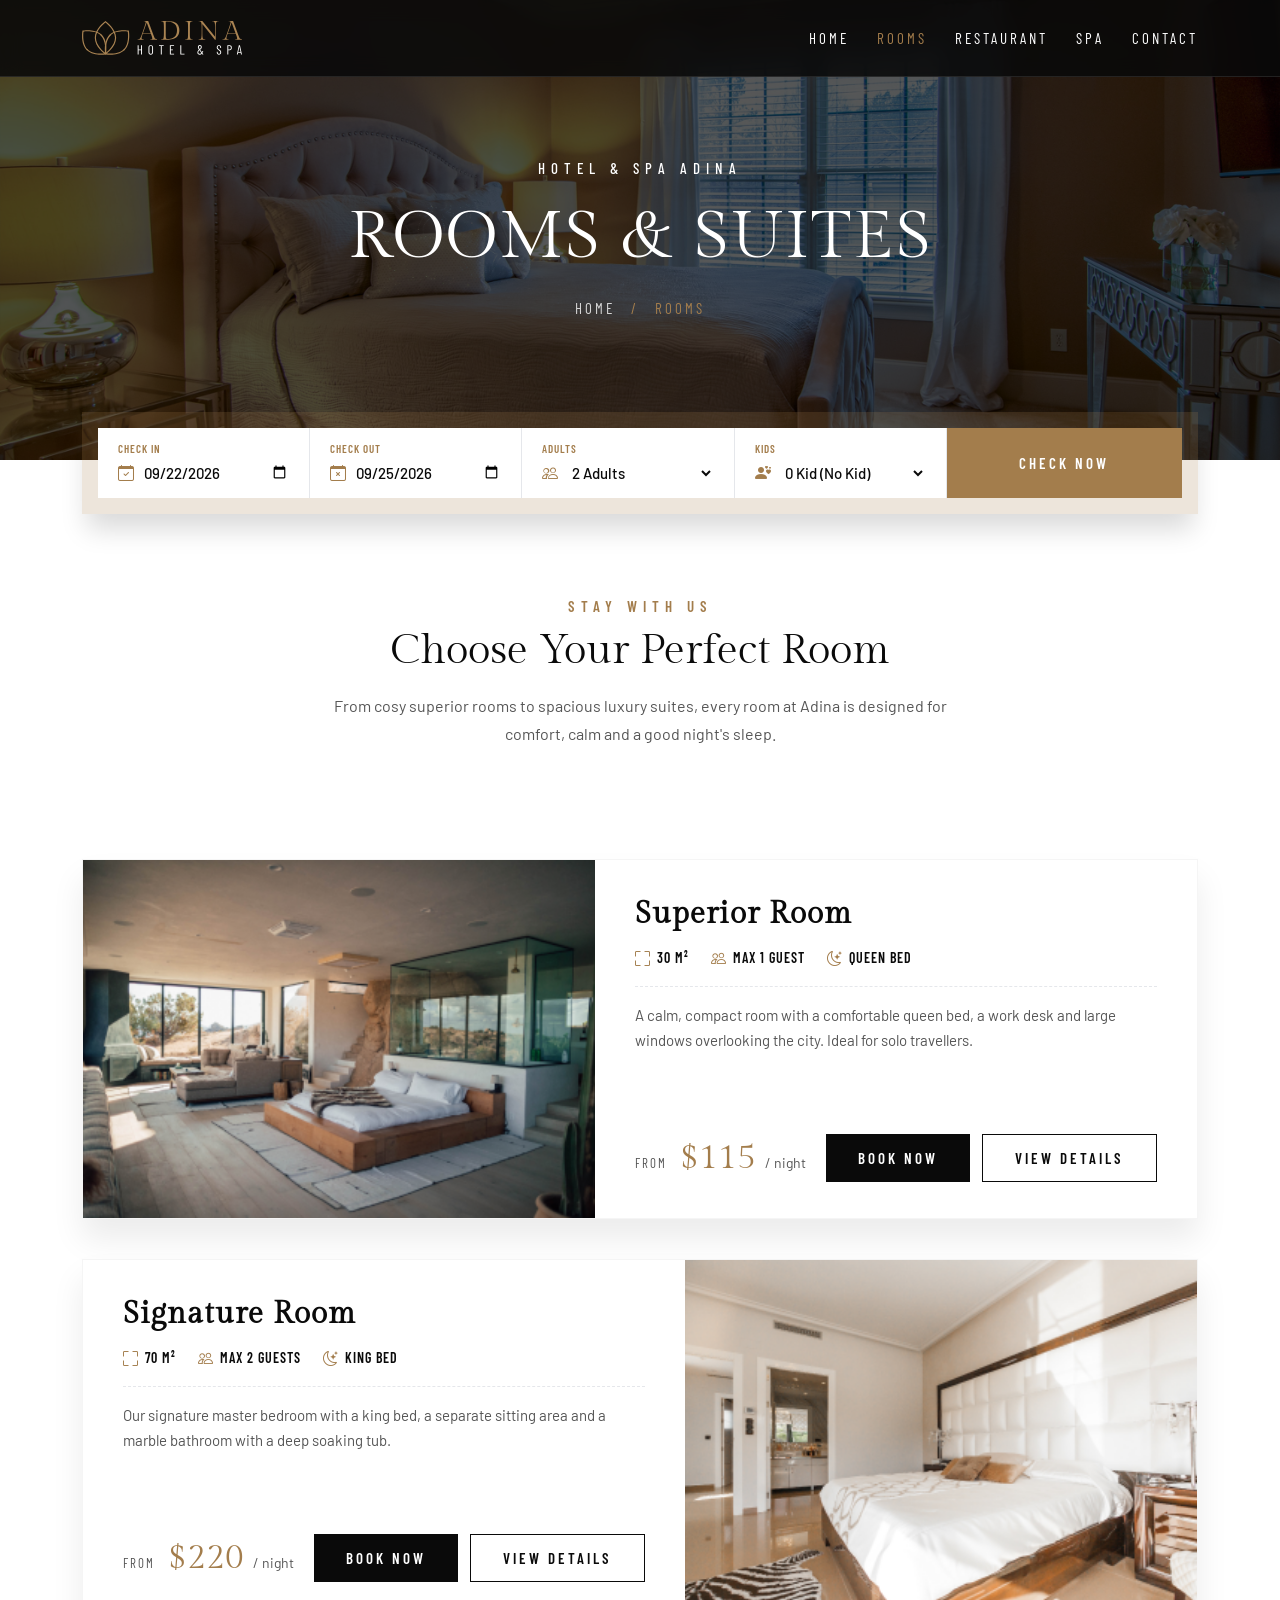
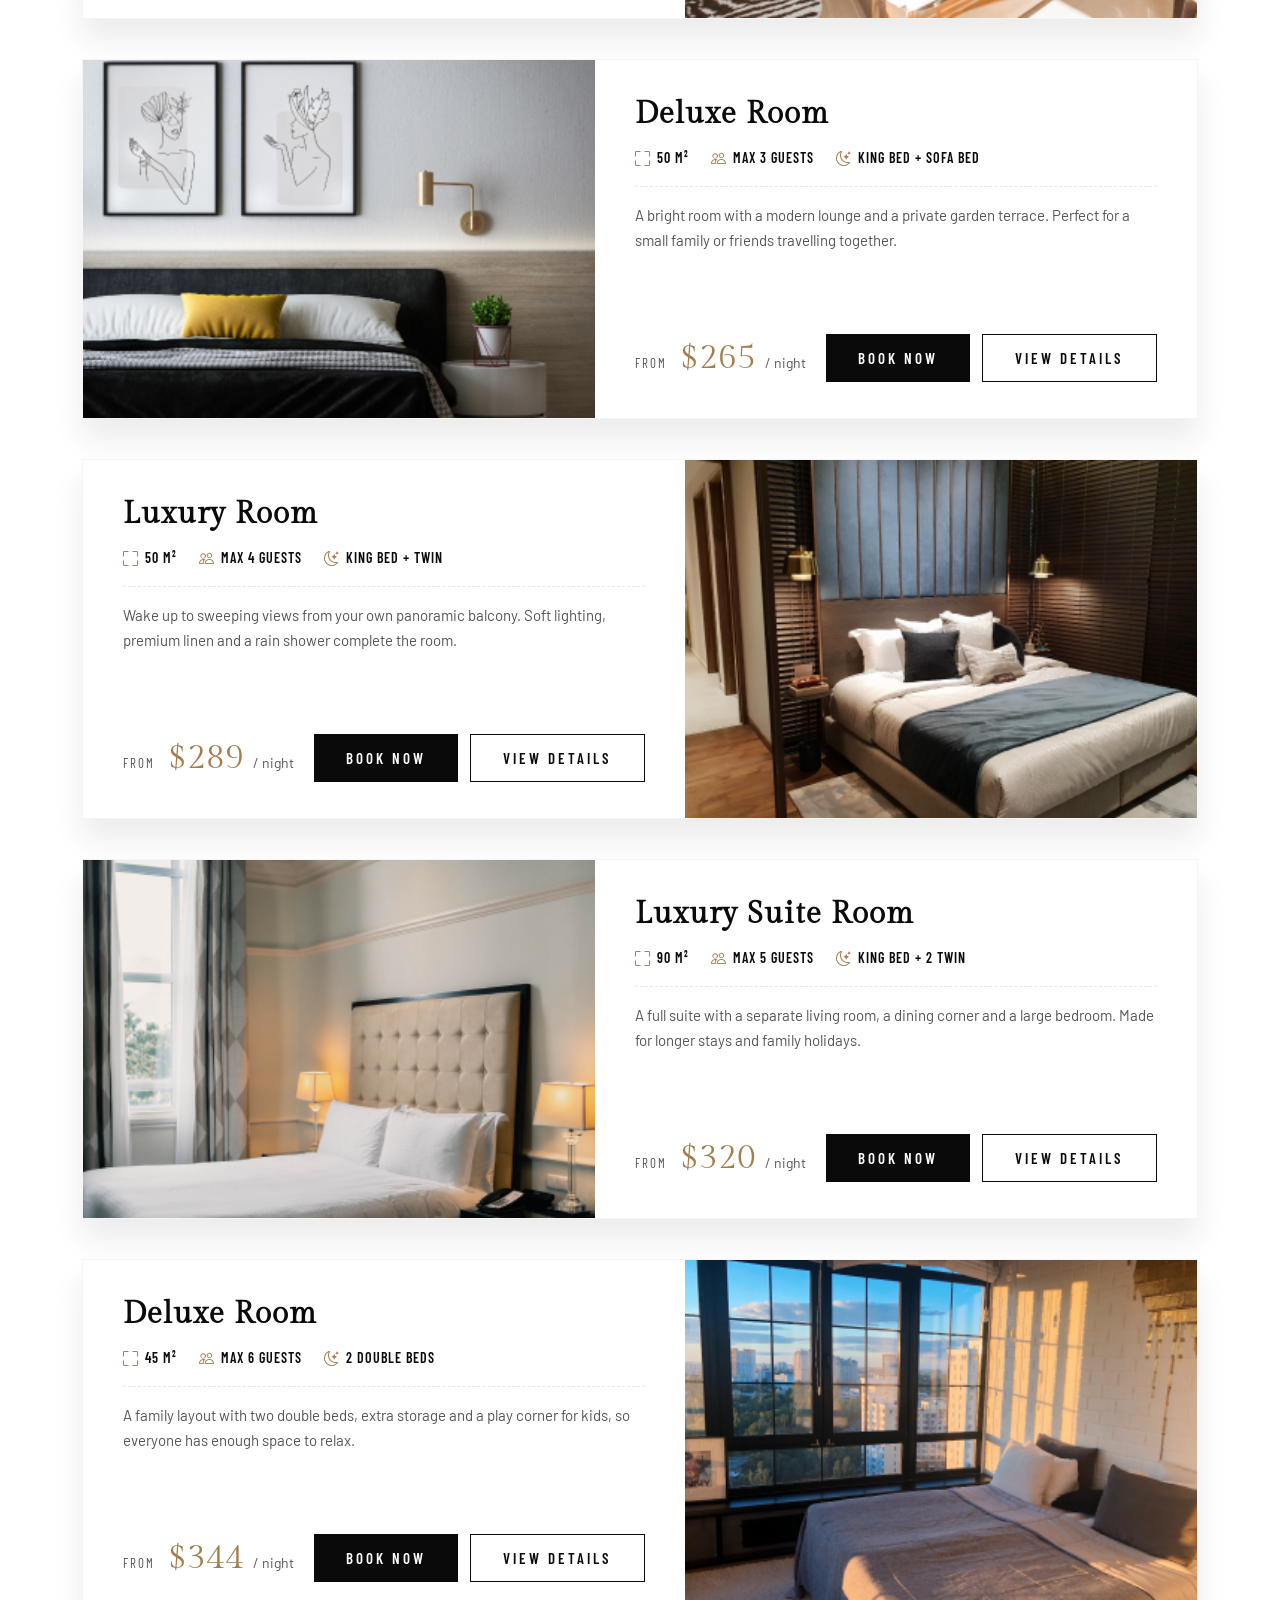
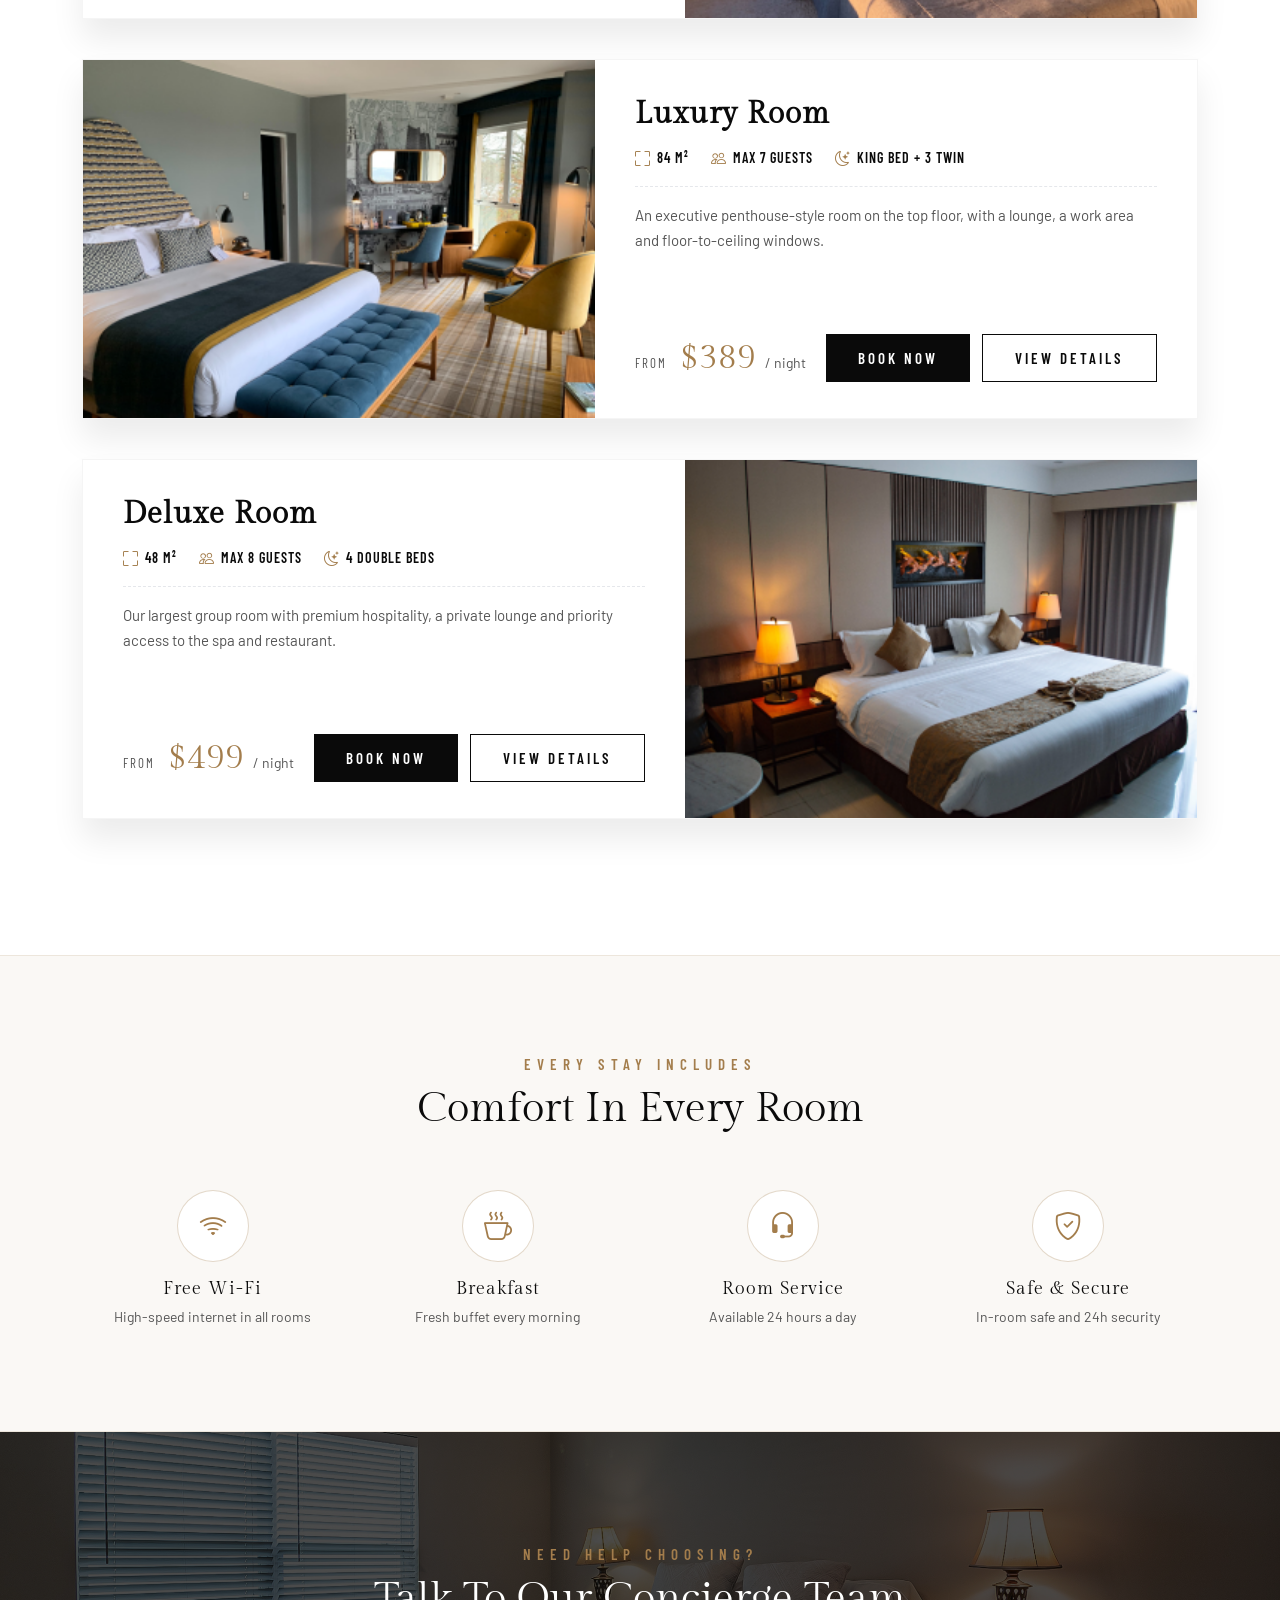
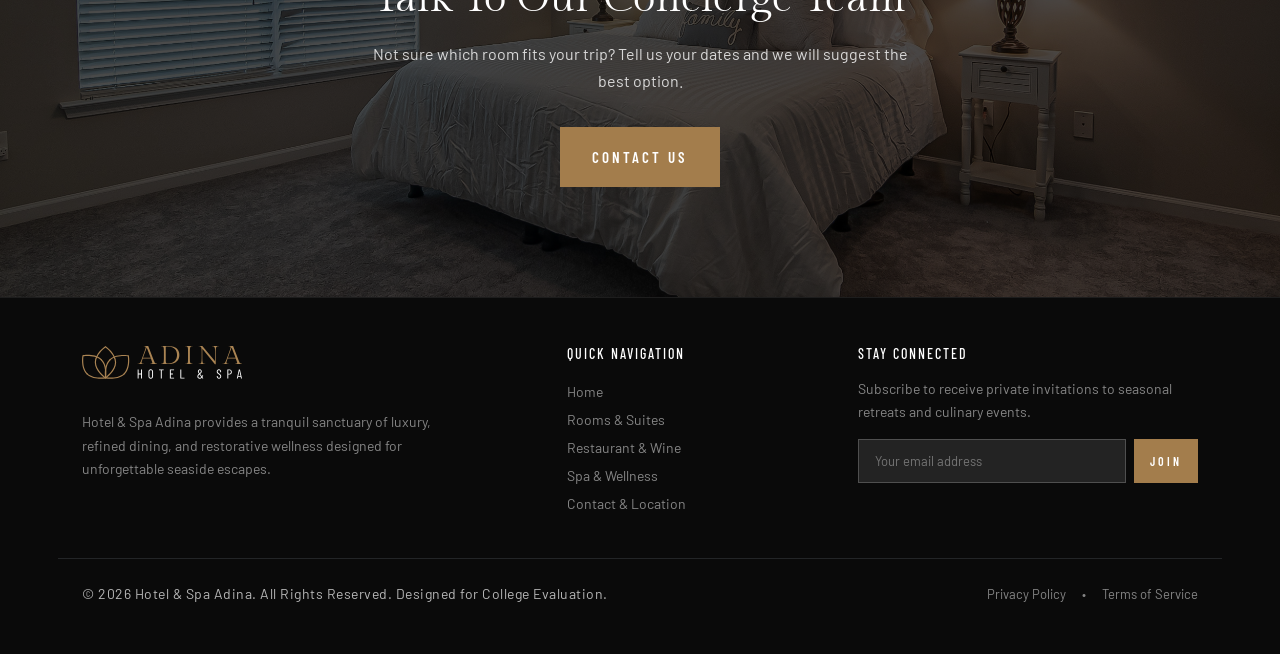
<file: rooms.html>
<!DOCTYPE html>
<html lang="en">
<head>
  <meta charset="UTF-8">
  <meta name="viewport" content="width=device-width, initial-scale=1.0">
  <title>Rooms &amp; Suites | Hotel &amp; Spa Adina</title>
  <link href="https://cdn.jsdelivr.net/npm/bootstrap@5.3.3/dist/css/bootstrap.min.css" rel="stylesheet">
  <link rel="stylesheet" href="https://cdn.jsdelivr.net/npm/bootstrap-icons@1.11.3/font/bootstrap-icons.min.css">
  <link rel="stylesheet" href="css/style.css">
  <link rel="stylesheet" href="css/rooms.css">
</head>
<body>

  <header class="site-header">
    <div class="container">
      <a href="index.html" class="header-logo">
        <img src="assets/img/logo-white.svg" alt="Hotel &amp; Spa Adina Logo">
      </a>
      <nav class="main-nav">
        <a href="index.html" class="nav-link-custom">Home</a>
        <a href="rooms.html" class="nav-link-custom active">Rooms</a>
        <a href="index.html#restaurant" class="nav-link-custom">Restaurant</a>
        <a href="spa.html" class="nav-link-custom">Spa</a>
        <a href="index.html#contact" class="nav-link-custom">Contact</a>
      </nav>
    </div>
  </header>

  <section class="rooms-hero" id="top">
    <div class="rooms-hero-overlay"></div>
    <div class="rooms-hero-content">
      <p class="hero-subtitle">Hotel &amp; Spa Adina</p>
      <h1 class="rooms-hero-title">Rooms &amp; Suites</h1>
      <p class="rooms-breadcrumb">
        <a href="index.html">Home</a>
        <span class="rooms-breadcrumb-sep">/</span>
        <span>Rooms</span>
      </p>
    </div>
  </section>

  <div class="container booking-bar-wrapper">
    <div class="booking-bar-container">
      <form class="booking-form" action="#room-list" method="GET">
        <div class="booking-field">
          <label for="check-in-date">Check In</label>
          <div class="booking-field-input">
            <span class="booking-field-icon"><i class="bi bi-calendar-check"></i></span>
            <input type="date" id="check-in-date" value="2026-09-22">
          </div>
        </div>

        <div class="booking-field">
          <label for="check-out-date">Check Out</label>
          <div class="booking-field-input">
            <span class="booking-field-icon"><i class="bi bi-calendar-x"></i></span>
            <input type="date" id="check-out-date" value="2026-09-25">
          </div>
        </div>

        <div class="booking-field">
          <label for="adults-count">Adults</label>
          <div class="booking-field-input">
            <span class="booking-field-icon"><i class="bi bi-people"></i></span>
            <select id="adults-count">
              <option value="1">1 Adult</option>
              <option value="2" selected>2 Adults</option>
              <option value="3">3 Adults</option>
              <option value="4">4 Adults</option>
            </select>
          </div>
        </div>

        <div class="booking-field">
          <label for="kids-count">Kids</label>
          <div class="booking-field-input">
            <span class="booking-field-icon"><i class="bi bi-person-hearts"></i></span>
            <select id="kids-count">
              <option value="0" selected>0 Kid (No Kid)</option>
              <option value="1">1 Kid</option>
              <option value="2">2 Kids</option>
              <option value="3">3 Kids</option>
            </select>
          </div>
        </div>

        <button type="submit" class="btn-custom btn-accent booking-btn">Check Now</button>
      </form>
    </div>
  </div>

  <section class="rooms-intro">
    <div class="container">
      <div class="section-header">
        <p class="section-tag">Stay With Us</p>
        <h2 class="h2">Choose Your Perfect Room</h2>
        <p class="rooms-intro-text">
          From cosy superior rooms to spacious luxury suites, every room at Adina is designed for comfort, calm and a good night's sleep.
        </p>
      </div>
    </div>
  </section>

  <section class="room-list-section" id="room-list">
    <div class="container">

      <article class="room-row">
        <div class="room-row-img">
          <img src="assets/img/rooms/1.png" alt="Superior Room">
        </div>
        <div class="room-row-body">
          <h3 class="room-row-title"><a href="room-details.html?id=1">Superior Room</a></h3>
          <ul class="room-row-meta">
            <li><i class="bi bi-fullscreen"></i> 30 m&sup2;</li>
            <li><i class="bi bi-people"></i> Max 1 guest</li>
            <li><i class="bi bi-moon-stars"></i> Queen bed</li>
          </ul>
          <p class="room-row-desc">
            A calm, compact room with a comfortable queen bed, a work desk and large windows overlooking the city. Ideal for solo travellers.
          </p>
          <div class="room-row-footer">
            <p class="room-row-price"><span>From</span> $115 <small>/ night</small></p>
            <div class="room-row-actions">
              <a href="room-details.html?id=1" class="btn-custom btn-custom-sm btn-dark">Book Now</a>
              <a href="room-details.html?id=1" class="btn-custom btn-custom-sm btn-outline-custom">View Details</a>
            </div>
          </div>
        </div>
      </article>

      <article class="room-row">
        <div class="room-row-img">
          <img src="assets/img/rooms/2.png" alt="Signature Room">
        </div>
        <div class="room-row-body">
          <h3 class="room-row-title"><a href="room-details.html?id=2">Signature Room</a></h3>
          <ul class="room-row-meta">
            <li><i class="bi bi-fullscreen"></i> 70 m&sup2;</li>
            <li><i class="bi bi-people"></i> Max 2 guests</li>
            <li><i class="bi bi-moon-stars"></i> King bed</li>
          </ul>
          <p class="room-row-desc">
            Our signature master bedroom with a king bed, a separate sitting area and a marble bathroom with a deep soaking tub.
          </p>
          <div class="room-row-footer">
            <p class="room-row-price"><span>From</span> $220 <small>/ night</small></p>
            <div class="room-row-actions">
              <a href="room-details.html?id=2" class="btn-custom btn-custom-sm btn-dark">Book Now</a>
              <a href="room-details.html?id=2" class="btn-custom btn-custom-sm btn-outline-custom">View Details</a>
            </div>
          </div>
        </div>
      </article>

      <article class="room-row">
        <div class="room-row-img">
          <img src="assets/img/rooms/3.png" alt="Deluxe Room with garden terrace">
        </div>
        <div class="room-row-body">
          <h3 class="room-row-title"><a href="room-details.html?id=3">Deluxe Room</a></h3>
          <ul class="room-row-meta">
            <li><i class="bi bi-fullscreen"></i> 50 m&sup2;</li>
            <li><i class="bi bi-people"></i> Max 3 guests</li>
            <li><i class="bi bi-moon-stars"></i> King bed + sofa bed</li>
          </ul>
          <p class="room-row-desc">
            A bright room with a modern lounge and a private garden terrace. Perfect for a small family or friends travelling together.
          </p>
          <div class="room-row-footer">
            <p class="room-row-price"><span>From</span> $265 <small>/ night</small></p>
            <div class="room-row-actions">
              <a href="room-details.html?id=3" class="btn-custom btn-custom-sm btn-dark">Book Now</a>
              <a href="room-details.html?id=3" class="btn-custom btn-custom-sm btn-outline-custom">View Details</a>
            </div>
          </div>
        </div>
      </article>

      <article class="room-row">
        <div class="room-row-img">
          <img src="assets/img/rooms/4.png" alt="Luxury Room with private balcony">
        </div>
        <div class="room-row-body">
          <h3 class="room-row-title"><a href="room-details.html?id=4">Luxury Room</a></h3>
          <ul class="room-row-meta">
            <li><i class="bi bi-fullscreen"></i> 50 m&sup2;</li>
            <li><i class="bi bi-people"></i> Max 4 guests</li>
            <li><i class="bi bi-moon-stars"></i> King bed + twin</li>
          </ul>
          <p class="room-row-desc">
            Wake up to sweeping views from your own panoramic balcony. Soft lighting, premium linen and a rain shower complete the room.
          </p>
          <div class="room-row-footer">
            <p class="room-row-price"><span>From</span> $289 <small>/ night</small></p>
            <div class="room-row-actions">
              <a href="room-details.html?id=4" class="btn-custom btn-custom-sm btn-dark">Book Now</a>
              <a href="room-details.html?id=4" class="btn-custom btn-custom-sm btn-outline-custom">View Details</a>
            </div>
          </div>
        </div>
      </article>

      <article class="room-row">
        <div class="room-row-img">
          <img src="assets/img/rooms/5.png" alt="Luxury Suite Room with living room">
        </div>
        <div class="room-row-body">
          <h3 class="room-row-title"><a href="room-details.html?id=5">Luxury Suite Room</a></h3>
          <ul class="room-row-meta">
            <li><i class="bi bi-fullscreen"></i> 90 m&sup2;</li>
            <li><i class="bi bi-people"></i> Max 5 guests</li>
            <li><i class="bi bi-moon-stars"></i> King bed + 2 twin</li>
          </ul>
          <p class="room-row-desc">
            A full suite with a separate living room, a dining corner and a large bedroom. Made for longer stays and family holidays.
          </p>
          <div class="room-row-footer">
            <p class="room-row-price"><span>From</span> $320 <small>/ night</small></p>
            <div class="room-row-actions">
              <a href="room-details.html?id=5" class="btn-custom btn-custom-sm btn-dark">Book Now</a>
              <a href="room-details.html?id=5" class="btn-custom btn-custom-sm btn-outline-custom">View Details</a>
            </div>
          </div>
        </div>
      </article>

      <article class="room-row">
        <div class="room-row-img">
          <img src="assets/img/rooms/6.png" alt="Deluxe Room with family layout">
        </div>
        <div class="room-row-body">
          <h3 class="room-row-title"><a href="room-details.html?id=6">Deluxe Room</a></h3>
          <ul class="room-row-meta">
            <li><i class="bi bi-fullscreen"></i> 45 m&sup2;</li>
            <li><i class="bi bi-people"></i> Max 6 guests</li>
            <li><i class="bi bi-moon-stars"></i> 2 double beds</li>
          </ul>
          <p class="room-row-desc">
            A family layout with two double beds, extra storage and a play corner for kids, so everyone has enough space to relax.
          </p>
          <div class="room-row-footer">
            <p class="room-row-price"><span>From</span> $344 <small>/ night</small></p>
            <div class="room-row-actions">
              <a href="room-details.html?id=6" class="btn-custom btn-custom-sm btn-dark">Book Now</a>
              <a href="room-details.html?id=6" class="btn-custom btn-custom-sm btn-outline-custom">View Details</a>
            </div>
          </div>
        </div>
      </article>

      <article class="room-row">
        <div class="room-row-img">
          <img src="assets/img/rooms/7.png" alt="Luxury Room penthouse style">
        </div>
        <div class="room-row-body">
          <h3 class="room-row-title"><a href="room-details.html?id=7">Luxury Room</a></h3>
          <ul class="room-row-meta">
            <li><i class="bi bi-fullscreen"></i> 84 m&sup2;</li>
            <li><i class="bi bi-people"></i> Max 7 guests</li>
            <li><i class="bi bi-moon-stars"></i> King bed + 3 twin</li>
          </ul>
          <p class="room-row-desc">
            An executive penthouse-style room on the top floor, with a lounge, a work area and floor-to-ceiling windows.
          </p>
          <div class="room-row-footer">
            <p class="room-row-price"><span>From</span> $389 <small>/ night</small></p>
            <div class="room-row-actions">
              <a href="room-details.html?id=7" class="btn-custom btn-custom-sm btn-dark">Book Now</a>
              <a href="room-details.html?id=7" class="btn-custom btn-custom-sm btn-outline-custom">View Details</a>
            </div>
          </div>
        </div>
      </article>

      <article class="room-row">
        <div class="room-row-img">
          <img src="assets/img/rooms/8.png" alt="Deluxe Room premium layout">
        </div>
        <div class="room-row-body">
          <h3 class="room-row-title"><a href="room-details.html?id=8">Deluxe Room</a></h3>
          <ul class="room-row-meta">
            <li><i class="bi bi-fullscreen"></i> 48 m&sup2;</li>
            <li><i class="bi bi-people"></i> Max 8 guests</li>
            <li><i class="bi bi-moon-stars"></i> 4 double beds</li>
          </ul>
          <p class="room-row-desc">
            Our largest group room with premium hospitality, a private lounge and priority access to the spa and restaurant.
          </p>
          <div class="room-row-footer">
            <p class="room-row-price"><span>From</span> $499 <small>/ night</small></p>
            <div class="room-row-actions">
              <a href="room-details.html?id=8" class="btn-custom btn-custom-sm btn-dark">Book Now</a>
              <a href="room-details.html?id=8" class="btn-custom btn-custom-sm btn-outline-custom">View Details</a>
            </div>
          </div>
        </div>
      </article>

    </div>
  </section>

  <section class="rooms-amenities-section">
    <div class="container">
      <div class="section-header">
        <p class="section-tag">Every Stay Includes</p>
        <h2 class="h2">Comfort In Every Room</h2>
      </div>
      <div class="row g-4">
        <div class="col-6 col-lg-3">
          <div class="amenity-box">
            <div class="amenity-icon"><i class="bi bi-wifi"></i></div>
            <h4>Free Wi-Fi</h4>
            <p>High-speed internet in all rooms</p>
          </div>
        </div>
        <div class="col-6 col-lg-3">
          <div class="amenity-box">
            <div class="amenity-icon"><i class="bi bi-cup-hot"></i></div>
            <h4>Breakfast</h4>
            <p>Fresh buffet every morning</p>
          </div>
        </div>
        <div class="col-6 col-lg-3">
          <div class="amenity-box">
            <div class="amenity-icon"><i class="bi bi-headset"></i></div>
            <h4>Room Service</h4>
            <p>Available 24 hours a day</p>
          </div>
        </div>
        <div class="col-6 col-lg-3">
          <div class="amenity-box">
            <div class="amenity-icon"><i class="bi bi-shield-check"></i></div>
            <h4>Safe &amp; Secure</h4>
            <p>In-room safe and 24h security</p>
          </div>
        </div>
      </div>
    </div>
  </section>

  <section class="rooms-cta">
    <div class="rooms-cta-overlay"></div>
    <div class="container rooms-cta-content">
      <p class="section-tag">Need Help Choosing?</p>
      <h2 class="h2">Talk To Our Concierge Team</h2>
      <p class="rooms-cta-text">
        Not sure which room fits your trip? Tell us your dates and we will suggest the best option.
      </p>
      <a href="index.html#contact" class="btn-custom btn-custom-lg btn-accent">Contact Us</a>
    </div>
  </section>

  <footer class="site-footer">
    <div class="container">
      <div class="row g-5 pb-4 border-bottom border-secondary border-opacity-25">
        <div class="col-12 col-md-5">
          <a href="index.html" class="footer-logo mb-3 d-inline-block">
            <img src="assets/img/logo-white.svg" alt="Hotel &amp; Spa Adina Logo">
          </a>
          <p class="text-white-50 mt-2 mb-3" style="max-width: 380px; font-size: 14px; line-height: 1.7;">
            Hotel &amp; Spa Adina provides a tranquil sanctuary of luxury, refined dining, and restorative wellness designed for unforgettable seaside escapes.
          </p>
        </div>

        <div class="col-6 col-md-3">
          <h4 class="text-uppercase text-white mb-3" style="font-family: var(--font-tertiary); font-size: 14px; letter-spacing: 2px;">Quick Navigation</h4>
          <ul class="list-unstyled" style="font-size: 14px; line-height: 2;">
            <li><a href="index.html" class="text-white-50 text-decoration-none">Home</a></li>
            <li><a href="rooms.html" class="text-white-50 text-decoration-none">Rooms &amp; Suites</a></li>
            <li><a href="index.html#restaurant" class="text-white-50 text-decoration-none">Restaurant &amp; Wine</a></li>
            <li><a href="spa.html" class="text-white-50 text-decoration-none">Spa &amp; Wellness</a></li>
            <li><a href="index.html#contact" class="text-white-50 text-decoration-none">Contact &amp; Location</a></li>
          </ul>
        </div>

        <div class="col-6 col-md-4">
          <h4 class="text-uppercase text-white mb-3" style="font-family: var(--font-tertiary); font-size: 14px; letter-spacing: 2px;">Stay Connected</h4>
          <p class="text-white-50" style="font-size: 14px;">Subscribe to receive private invitations to seasonal retreats and culinary events.</p>
          <form action="#top" method="GET" class="d-flex mt-3">
            <input type="email" placeholder="Your email address" class="form-control-custom me-2" style="height: 44px; font-size: 13px; background: rgba(255,255,255,0.1); color: #fff; border-color: rgba(255,255,255,0.2);" required>
            <button type="submit" class="btn-custom btn-accent" style="height: 44px; padding: 0 16px; font-size: 12px;">Join</button>
          </form>
        </div>
      </div>

      <div class="d-flex flex-column flex-md-row justify-content-between align-items-center pt-4">
        <p class="footer-copyright mb-2 mb-md-0">
          &copy; 2026 Hotel &amp; Spa Adina. All Rights Reserved. Designed for College Evaluation.
        </p>
        <div class="d-flex gap-3" style="font-size: 13px;">
          <a href="#top" class="text-white-50">Privacy Policy</a>
          <span class="text-white-50">&bull;</span>
          <a href="#top" class="text-white-50">Terms of Service</a>
        </div>
      </div>
    </div>
  </footer>

</body>
</html>
</file>
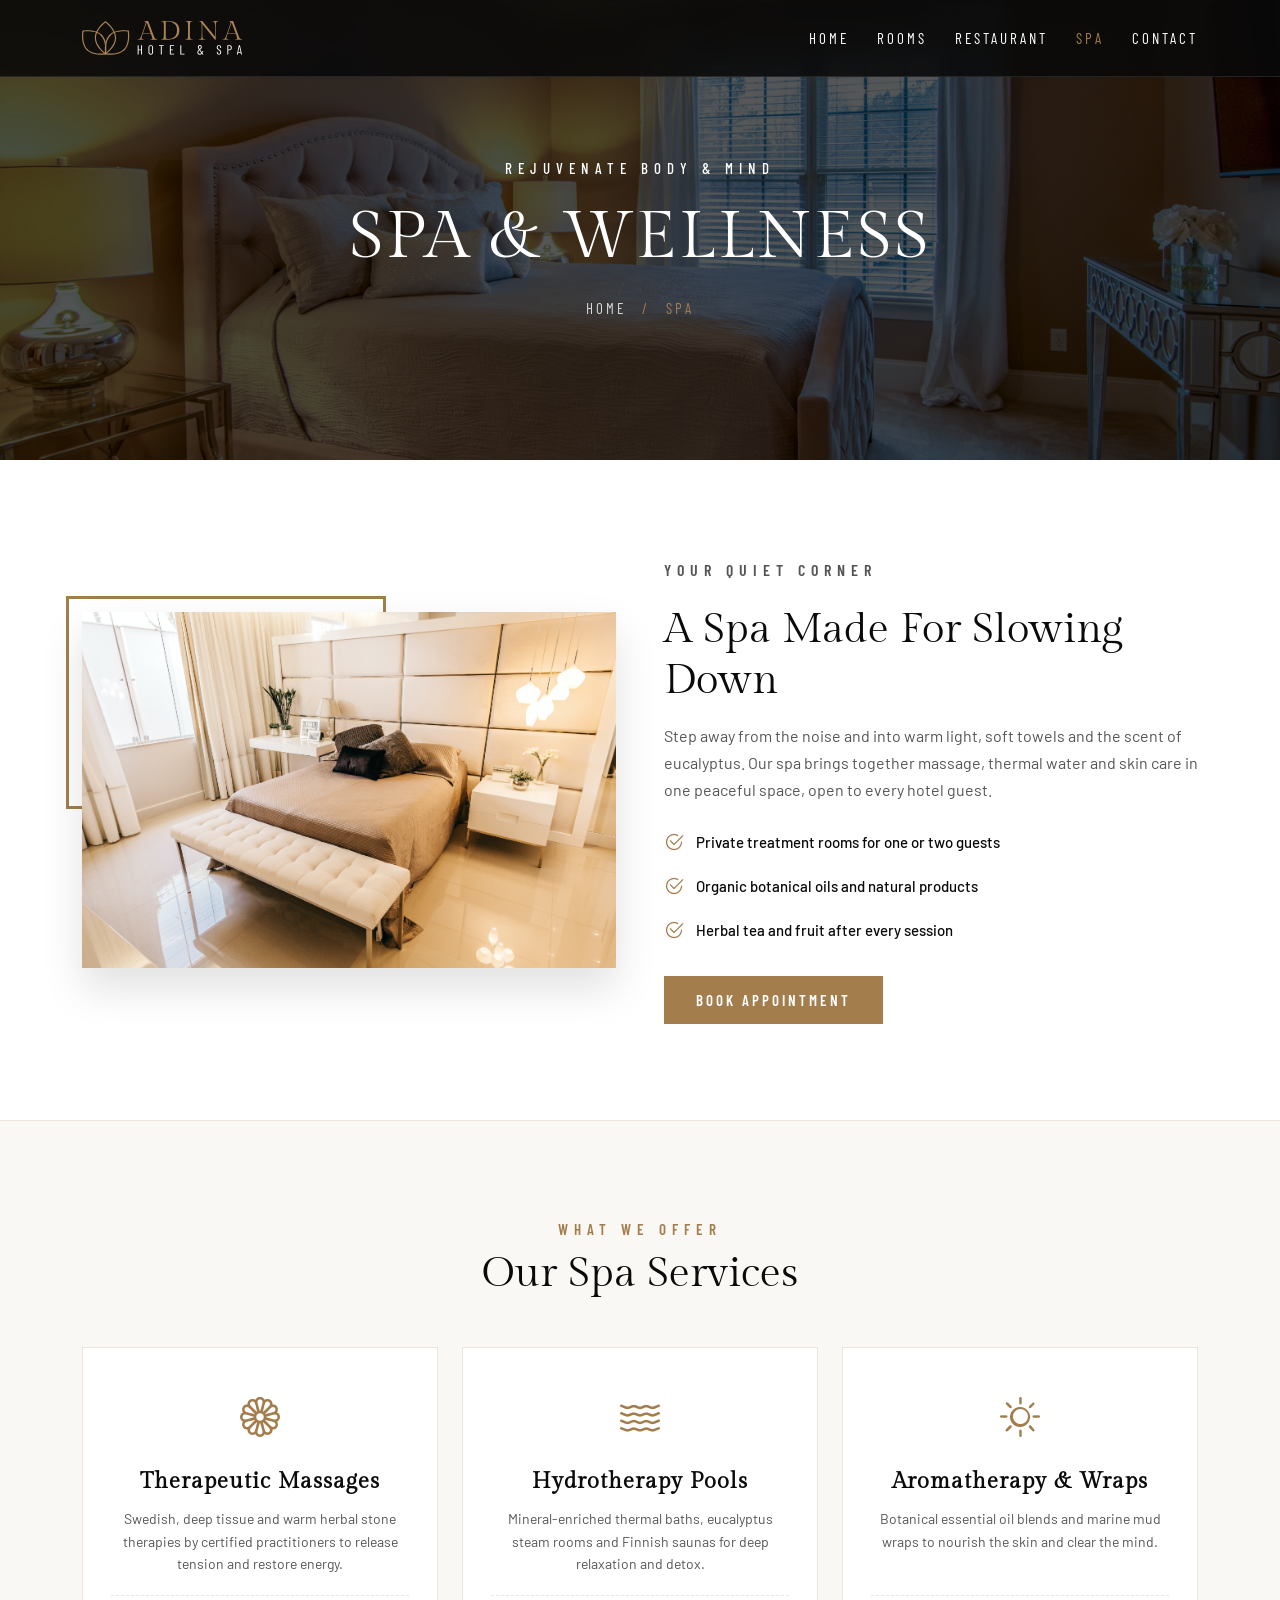
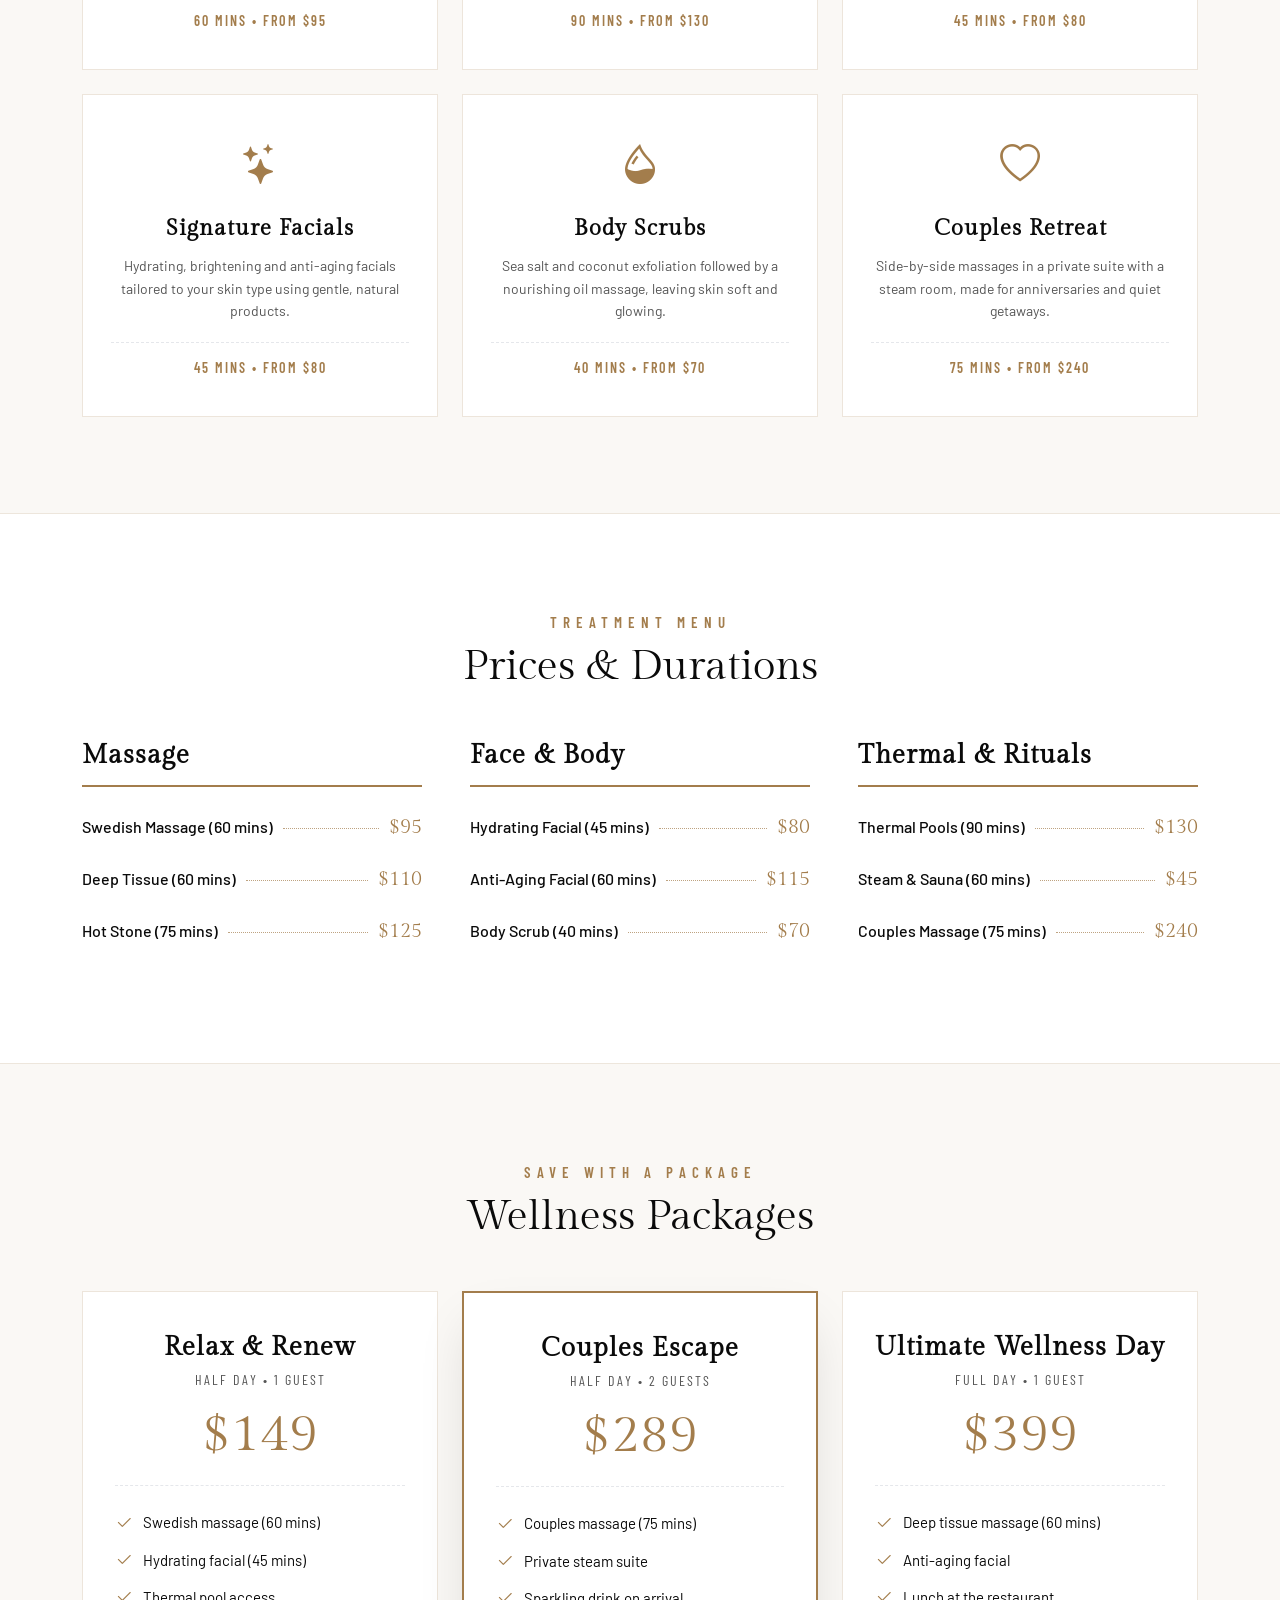
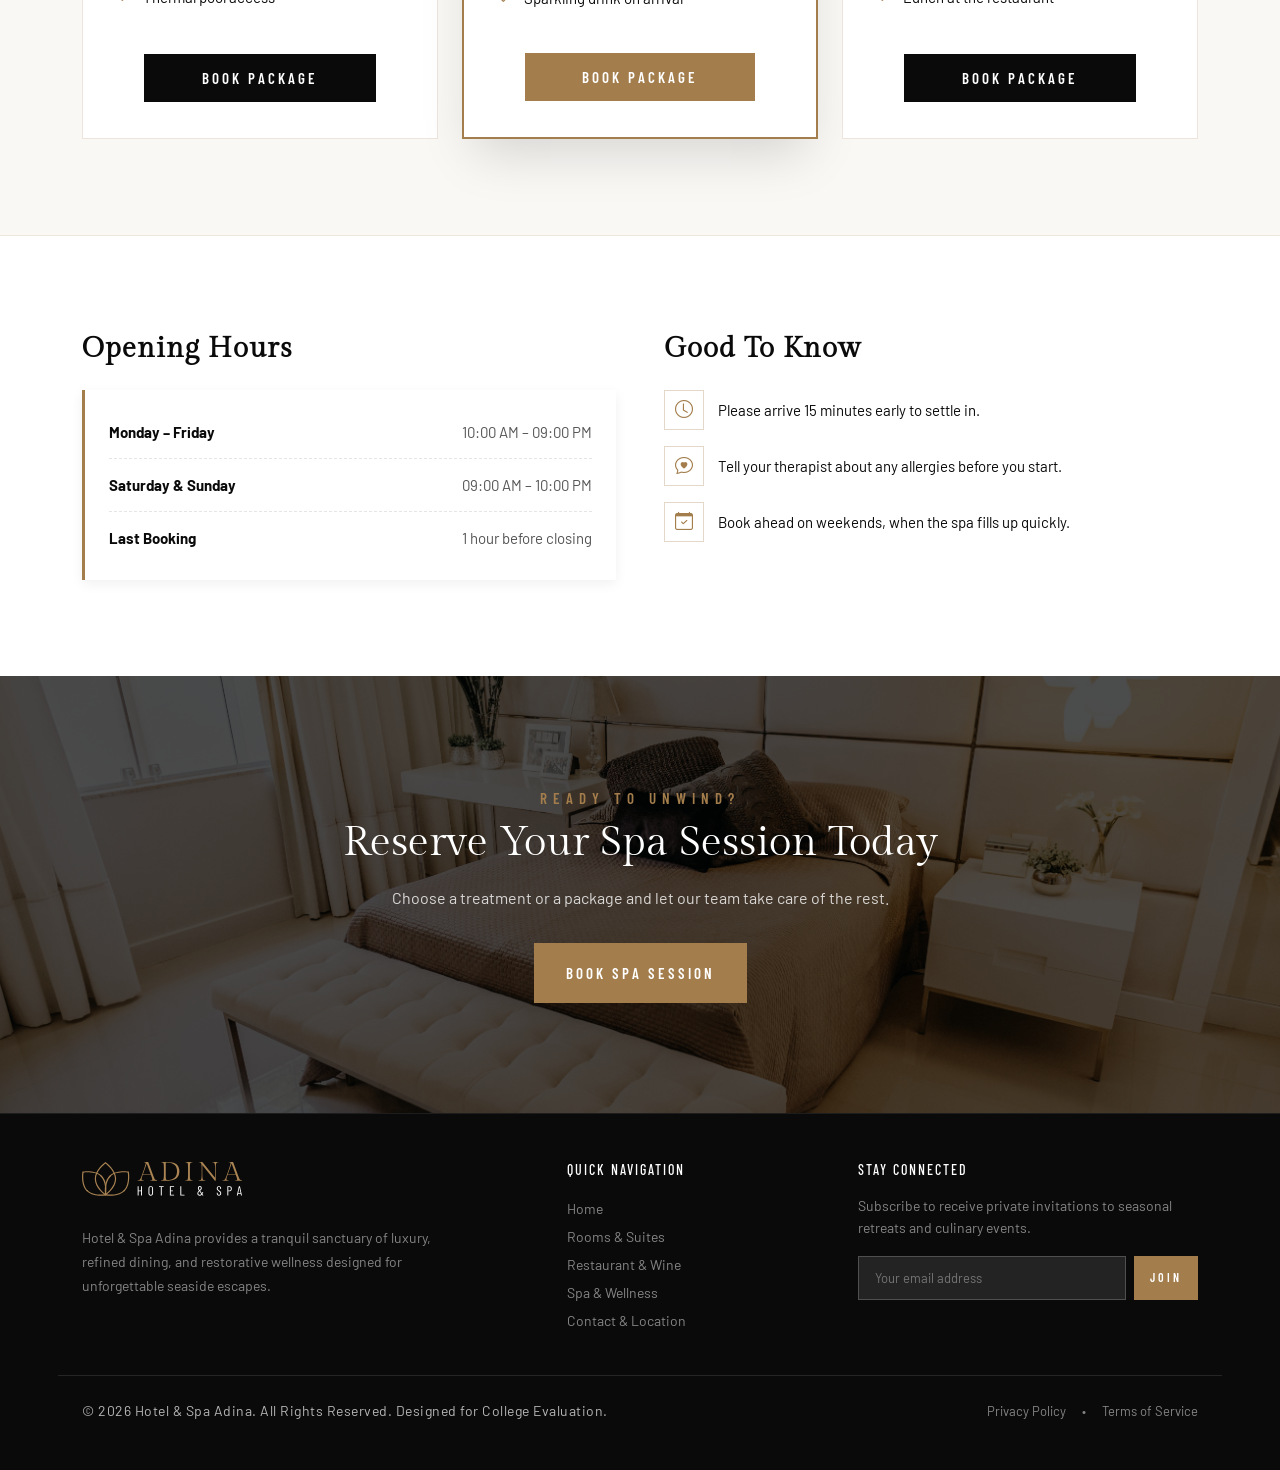
<file: spa.html>
<!DOCTYPE html>
<html lang="en">
<head>
  <meta charset="UTF-8">
  <meta name="viewport" content="width=device-width, initial-scale=1.0">
  <title>Spa &amp; Wellness | Hotel &amp; Spa Adina</title>
  <link href="https://cdn.jsdelivr.net/npm/bootstrap@5.3.3/dist/css/bootstrap.min.css" rel="stylesheet">
  <link rel="stylesheet" href="https://cdn.jsdelivr.net/npm/bootstrap-icons@1.11.3/font/bootstrap-icons.min.css">
  <link rel="stylesheet" href="css/style.css">
  <link rel="stylesheet" href="css/spa.css">
</head>
<body>

  <header class="site-header">
    <div class="container">
      <a href="index.html" class="header-logo">
        <img src="assets/img/logo-white.svg" alt="Hotel &amp; Spa Adina Logo">
      </a>
      <nav class="main-nav">
        <a href="index.html" class="nav-link-custom">Home</a>
        <a href="rooms.html" class="nav-link-custom">Rooms</a>
        <a href="index.html#restaurant" class="nav-link-custom">Restaurant</a>
        <a href="spa.html" class="nav-link-custom active">Spa</a>
        <a href="index.html#contact" class="nav-link-custom">Contact</a>
      </nav>
    </div>
  </header>

  <section class="spa-hero" id="top">
    <div class="spa-hero-overlay"></div>
    <div class="spa-hero-content">
      <p class="hero-subtitle">Rejuvenate Body &amp; Mind</p>
      <h1 class="spa-hero-title">Spa &amp; Wellness</h1>
      <p class="spa-breadcrumb">
        <a href="index.html">Home</a>
        <span class="spa-breadcrumb-sep">/</span>
        <span>Spa</span>
      </p>
    </div>
  </section>

  <section class="spa-intro">
    <div class="container">
      <div class="row align-items-center g-5">
        <div class="col-12 col-lg-6">
          <div class="spa-intro-img">
            <img src="assets/img/heroSlider/1.jpg" alt="Calm spa interior">
          </div>
        </div>
        <div class="col-12 col-lg-6">
          <div class="spa-intro-content">
            <p class="section-tag">Your Quiet Corner</p>
            <h2 class="h2">A Spa Made For Slowing Down</h2>
            <p>
              Step away from the noise and into warm light, soft towels and the scent of eucalyptus. Our spa brings together massage, thermal water and skin care in one peaceful space, open to every hotel guest.
            </p>
            <ul class="spa-feature-list">
              <li><i class="bi bi-check2-circle"></i> Private treatment rooms for one or two guests</li>
              <li><i class="bi bi-check2-circle"></i> Organic botanical oils and natural products</li>
              <li><i class="bi bi-check2-circle"></i> Herbal tea and fruit after every session</li>
            </ul>
            <a href="index.html#contact" class="btn-custom btn-custom-sm btn-accent">Book Appointment</a>
          </div>
        </div>
      </div>
    </div>
  </section>

  <section class="spa-services">
    <div class="container">
      <div class="section-header">
        <p class="section-tag">What We Offer</p>
        <h2 class="h2">Our Spa Services</h2>
      </div>

      <div class="row g-4">
        <div class="col-12 col-md-6 col-lg-4">
          <div class="spa-card">
            <div class="spa-card-icon"><i class="bi bi-flower1"></i></div>
            <h3>Therapeutic Massages</h3>
            <p>Swedish, deep tissue and warm herbal stone therapies by certified practitioners to release tension and restore energy.</p>
            <div class="spa-card-meta">60 Mins &bull; From $95</div>
          </div>
        </div>

        <div class="col-12 col-md-6 col-lg-4">
          <div class="spa-card">
            <div class="spa-card-icon"><i class="bi bi-water"></i></div>
            <h3>Hydrotherapy Pools</h3>
            <p>Mineral-enriched thermal baths, eucalyptus steam rooms and Finnish saunas for deep relaxation and detox.</p>
            <div class="spa-card-meta">90 Mins &bull; From $130</div>
          </div>
        </div>

        <div class="col-12 col-md-6 col-lg-4">
          <div class="spa-card">
            <div class="spa-card-icon"><i class="bi bi-brightness-high"></i></div>
            <h3>Aromatherapy &amp; Wraps</h3>
            <p>Botanical essential oil blends and marine mud wraps to nourish the skin and clear the mind.</p>
            <div class="spa-card-meta">45 Mins &bull; From $80</div>
          </div>
        </div>

        <div class="col-12 col-md-6 col-lg-4">
          <div class="spa-card">
            <div class="spa-card-icon"><i class="bi bi-stars"></i></div>
            <h3>Signature Facials</h3>
            <p>Hydrating, brightening and anti-aging facials tailored to your skin type using gentle, natural products.</p>
            <div class="spa-card-meta">45 Mins &bull; From $80</div>
          </div>
        </div>

        <div class="col-12 col-md-6 col-lg-4">
          <div class="spa-card">
            <div class="spa-card-icon"><i class="bi bi-droplet-half"></i></div>
            <h3>Body Scrubs</h3>
            <p>Sea salt and coconut exfoliation followed by a nourishing oil massage, leaving skin soft and glowing.</p>
            <div class="spa-card-meta">40 Mins &bull; From $70</div>
          </div>
        </div>

        <div class="col-12 col-md-6 col-lg-4">
          <div class="spa-card">
            <div class="spa-card-icon"><i class="bi bi-heart"></i></div>
            <h3>Couples Retreat</h3>
            <p>Side-by-side massages in a private suite with a steam room, made for anniversaries and quiet getaways.</p>
            <div class="spa-card-meta">75 Mins &bull; From $240</div>
          </div>
        </div>
      </div>
    </div>
  </section>

  <section class="spa-menu-section">
    <div class="container">
      <div class="section-header">
        <p class="section-tag">Treatment Menu</p>
        <h2 class="h2">Prices &amp; Durations</h2>
      </div>

      <div class="row g-5">
        <div class="col-12 col-lg-4">
          <h3 class="spa-menu-heading">Massage</h3>
          <ul class="spa-menu-list">
            <li class="spa-menu-item">
              <span class="spa-menu-name">Swedish Massage (60 mins)</span>
              <span class="spa-menu-dots"></span>
              <span class="spa-menu-price">$95</span>
            </li>
            <li class="spa-menu-item">
              <span class="spa-menu-name">Deep Tissue (60 mins)</span>
              <span class="spa-menu-dots"></span>
              <span class="spa-menu-price">$110</span>
            </li>
            <li class="spa-menu-item">
              <span class="spa-menu-name">Hot Stone (75 mins)</span>
              <span class="spa-menu-dots"></span>
              <span class="spa-menu-price">$125</span>
            </li>
          </ul>
        </div>

        <div class="col-12 col-lg-4">
          <h3 class="spa-menu-heading">Face &amp; Body</h3>
          <ul class="spa-menu-list">
            <li class="spa-menu-item">
              <span class="spa-menu-name">Hydrating Facial (45 mins)</span>
              <span class="spa-menu-dots"></span>
              <span class="spa-menu-price">$80</span>
            </li>
            <li class="spa-menu-item">
              <span class="spa-menu-name">Anti-Aging Facial (60 mins)</span>
              <span class="spa-menu-dots"></span>
              <span class="spa-menu-price">$115</span>
            </li>
            <li class="spa-menu-item">
              <span class="spa-menu-name">Body Scrub (40 mins)</span>
              <span class="spa-menu-dots"></span>
              <span class="spa-menu-price">$70</span>
            </li>
          </ul>
        </div>

        <div class="col-12 col-lg-4">
          <h3 class="spa-menu-heading">Thermal &amp; Rituals</h3>
          <ul class="spa-menu-list">
            <li class="spa-menu-item">
              <span class="spa-menu-name">Thermal Pools (90 mins)</span>
              <span class="spa-menu-dots"></span>
              <span class="spa-menu-price">$130</span>
            </li>
            <li class="spa-menu-item">
              <span class="spa-menu-name">Steam &amp; Sauna (60 mins)</span>
              <span class="spa-menu-dots"></span>
              <span class="spa-menu-price">$45</span>
            </li>
            <li class="spa-menu-item">
              <span class="spa-menu-name">Couples Massage (75 mins)</span>
              <span class="spa-menu-dots"></span>
              <span class="spa-menu-price">$240</span>
            </li>
          </ul>
        </div>
      </div>
    </div>
  </section>

  <section class="spa-packages-section">
    <div class="container">
      <div class="section-header">
        <p class="section-tag">Save With A Package</p>
        <h2 class="h2">Wellness Packages</h2>
      </div>

      <div class="row g-4 justify-content-center">
        <div class="col-12 col-md-6 col-lg-4">
          <div class="spa-package">
            <h3>Relax &amp; Renew</h3>
            <p class="spa-package-note">Half day &bull; 1 guest</p>
            <p class="spa-package-price">$149</p>
            <ul class="spa-package-list">
              <li><i class="bi bi-check2"></i> Swedish massage (60 mins)</li>
              <li><i class="bi bi-check2"></i> Hydrating facial (45 mins)</li>
              <li><i class="bi bi-check2"></i> Thermal pool access</li>
            </ul>
            <a href="index.html#contact" class="btn-custom btn-custom-sm btn-dark">Book Package</a>
          </div>
        </div>

        <div class="col-12 col-md-6 col-lg-4">
          <div class="spa-package featured">
            <h3>Couples Escape</h3>
            <p class="spa-package-note">Half day &bull; 2 guests</p>
            <p class="spa-package-price">$289</p>
            <ul class="spa-package-list">
              <li><i class="bi bi-check2"></i> Couples massage (75 mins)</li>
              <li><i class="bi bi-check2"></i> Private steam suite</li>
              <li><i class="bi bi-check2"></i> Sparkling drink on arrival</li>
            </ul>
            <a href="index.html#contact" class="btn-custom btn-custom-sm btn-accent">Book Package</a>
          </div>
        </div>

        <div class="col-12 col-md-6 col-lg-4">
          <div class="spa-package">
            <h3>Ultimate Wellness Day</h3>
            <p class="spa-package-note">Full day &bull; 1 guest</p>
            <p class="spa-package-price">$399</p>
            <ul class="spa-package-list">
              <li><i class="bi bi-check2"></i> Deep tissue massage (60 mins)</li>
              <li><i class="bi bi-check2"></i> Anti-aging facial</li>
              <li><i class="bi bi-check2"></i> Lunch at the restaurant</li>
            </ul>
            <a href="index.html#contact" class="btn-custom btn-custom-sm btn-dark">Book Package</a>
          </div>
        </div>
      </div>
    </div>
  </section>

  <section class="spa-info-section">
    <div class="container">
      <div class="row g-5 align-items-start">
        <div class="col-12 col-lg-6">
          <h3 class="spa-info-heading">Opening Hours</h3>
          <div class="spa-hours-box">
            <div class="spa-hours-item">
              <strong>Monday &ndash; Friday</strong>
              <span>10:00 AM &ndash; 09:00 PM</span>
            </div>
            <div class="spa-hours-item">
              <strong>Saturday &amp; Sunday</strong>
              <span>09:00 AM &ndash; 10:00 PM</span>
            </div>
            <div class="spa-hours-item">
              <strong>Last Booking</strong>
              <span>1 hour before closing</span>
            </div>
          </div>
        </div>

        <div class="col-12 col-lg-6">
          <h3 class="spa-info-heading">Good To Know</h3>
          <ul class="spa-know-list">
            <li>
              <span class="spa-know-icon"><i class="bi bi-clock"></i></span>
              <span>Please arrive 15 minutes early to settle in.</span>
            </li>
            <li>
              <span class="spa-know-icon"><i class="bi bi-chat-heart"></i></span>
              <span>Tell your therapist about any allergies before you start.</span>
            </li>
            <li>
              <span class="spa-know-icon"><i class="bi bi-calendar-check"></i></span>
              <span>Book ahead on weekends, when the spa fills up quickly.</span>
            </li>
          </ul>
        </div>
      </div>
    </div>
  </section>

  <section class="spa-cta">
    <div class="spa-cta-overlay"></div>
    <div class="container spa-cta-content">
      <p class="section-tag">Ready To Unwind?</p>
      <h2 class="h2">Reserve Your Spa Session Today</h2>
      <p class="spa-cta-text">
        Choose a treatment or a package and let our team take care of the rest.
      </p>
      <a href="index.html#contact" class="btn-custom btn-custom-lg btn-accent">Book Spa Session</a>
    </div>
  </section>

  <footer class="site-footer">
    <div class="container">
      <div class="row g-5 pb-4 border-bottom border-secondary border-opacity-25">
        <div class="col-12 col-md-5">
          <a href="index.html" class="footer-logo mb-3 d-inline-block">
            <img src="assets/img/logo-white.svg" alt="Hotel &amp; Spa Adina Logo">
          </a>
          <p class="text-white-50 mt-2 mb-3" style="max-width: 380px; font-size: 14px; line-height: 1.7;">
            Hotel &amp; Spa Adina provides a tranquil sanctuary of luxury, refined dining, and restorative wellness designed for unforgettable seaside escapes.
          </p>
        </div>

        <div class="col-6 col-md-3">
          <h4 class="text-uppercase text-white mb-3" style="font-family: var(--font-tertiary); font-size: 14px; letter-spacing: 2px;">Quick Navigation</h4>
          <ul class="list-unstyled" style="font-size: 14px; line-height: 2;">
            <li><a href="index.html" class="text-white-50 text-decoration-none">Home</a></li>
            <li><a href="rooms.html" class="text-white-50 text-decoration-none">Rooms &amp; Suites</a></li>
            <li><a href="index.html#restaurant" class="text-white-50 text-decoration-none">Restaurant &amp; Wine</a></li>
            <li><a href="spa.html" class="text-white-50 text-decoration-none">Spa &amp; Wellness</a></li>
            <li><a href="index.html#contact" class="text-white-50 text-decoration-none">Contact &amp; Location</a></li>
          </ul>
        </div>

        <div class="col-6 col-md-4">
          <h4 class="text-uppercase text-white mb-3" style="font-family: var(--font-tertiary); font-size: 14px; letter-spacing: 2px;">Stay Connected</h4>
          <p class="text-white-50" style="font-size: 14px;">Subscribe to receive private invitations to seasonal retreats and culinary events.</p>
          <form action="#top" method="GET" class="d-flex mt-3">
            <input type="email" placeholder="Your email address" class="form-control-custom me-2" style="height: 44px; font-size: 13px; background: rgba(255,255,255,0.1); color: #fff; border-color: rgba(255,255,255,0.2);" required>
            <button type="submit" class="btn-custom btn-accent" style="height: 44px; padding: 0 16px; font-size: 12px;">Join</button>
          </form>
        </div>
      </div>

      <div class="d-flex flex-column flex-md-row justify-content-between align-items-center pt-4">
        <p class="footer-copyright mb-2 mb-md-0">
          &copy; 2026 Hotel &amp; Spa Adina. All Rights Reserved. Designed for College Evaluation.
        </p>
        <div class="d-flex gap-3" style="font-size: 13px;">
          <a href="#top" class="text-white-50">Privacy Policy</a>
          <span class="text-white-50">&bull;</span>
          <a href="#top" class="text-white-50">Terms of Service</a>
        </div>
      </div>
    </div>
  </footer>

</body>
</html>
</file>
<file: css/style.css>
/* ==========================================================================
   HOTEL & RESORT MANAGEMENT SYSTEM - MAIN STYLESHEET
   Pure CSS - Rebuilt from React Frontend Design
   Collaborators: Ayush Gupta & Deepanshu Kashyap
   ========================================================================== */

/* --------------------------------------------------------------------------
   1. FONTS & DESIGN TOKENS
   -------------------------------------------------------------------------- */
@import url('https://fonts.googleapis.com/css2?family=Barlow+Condensed:wght@400;500;600;700&family=Barlow:wght@400;500;600&family=Gilda+Display&display=swap');

/* Self-hosted fonts fallback */
@font-face {
  font-family: 'Gilda Display';
  font-style: normal;
  font-weight: 400;
  font-display: swap;
  src: url('../assets/fonts/gilda-display-400.woff2') format('woff2');
}

@font-face {
  font-family: 'Barlow';
  font-style: normal;
  font-weight: 400;
  font-display: swap;
  src: url('../assets/fonts/barlow-400.woff2') format('woff2');
}

@font-face {
  font-family: 'Barlow';
  font-style: normal;
  font-weight: 500;
  font-display: swap;
  src: url('../assets/fonts/barlow-500.woff2') format('woff2');
}

@font-face {
  font-family: 'Barlow';
  font-style: normal;
  font-weight: 600;
  font-display: swap;
  src: url('../assets/fonts/barlow-600.woff2') format('woff2');
}

@font-face {
  font-family: 'Barlow Condensed';
  font-style: normal;
  font-weight: 400;
  font-display: swap;
  src: url('../assets/fonts/barlow-condensed-400.woff2') format('woff2');
}

@font-face {
  font-family: 'Barlow Condensed';
  font-style: normal;
  font-weight: 600;
  font-display: swap;
  src: url('../assets/fonts/barlow-condensed-600.woff2') format('woff2');
}

@font-face {
  font-family: 'Barlow Condensed';
  font-style: normal;
  font-weight: 700;
  font-display: swap;
  src: url('../assets/fonts/barlow-condensed-700.woff2') format('woff2');
}

:root {
  --font-primary: 'Gilda Display', serif;
  --font-secondary: 'Barlow', sans-serif;
  --font-tertiary: 'Barlow Condensed', sans-serif;

  --color-primary: #0a0a0a;
  --color-accent: #a37d4c;
  --color-accent-hover: #967142;
  --color-accent-light: rgba(163, 125, 76, 0.2);
  --color-accent-subtle: rgba(163, 125, 76, 0.08);
  --color-white: #ffffff;
  --color-light-bg: #f8f9fa;
  --color-border: #e5e7eb;
  --color-text-muted: #555555;
  --shadow-card: 0 25px 50px -12px rgba(0, 0, 0, 0.15);
  --shadow-sm: 0 10px 15px -3px rgba(0, 0, 0, 0.1);
  --transition: all 0.3s ease;
}

/* --------------------------------------------------------------------------
   2. GLOBAL RESETS & BASE STYLES
   -------------------------------------------------------------------------- */
* {
  margin: 0;
  padding: 0;
  box-sizing: border-box;
}

html {
  scroll-behavior: smooth;
  scroll-padding-top: 80px;
}

/* Custom Scrollbar */
html::-webkit-scrollbar {
  width: 8px;
}

html::-webkit-scrollbar-thumb {
  border-radius: 2px;
  background-color: var(--color-accent);
}

html::-webkit-scrollbar-track {
  background-color: var(--color-white);
}

body {
  font-family: var(--font-secondary);
  color: var(--color-primary);
  background-color: var(--color-white);
  line-height: 1.6;
  -webkit-font-smoothing: antialiased;
}

a {
  text-decoration: none;
  color: inherit;
  transition: var(--transition);
}

img {
  max-width: 100%;
  display: block;
  height: auto;
}

/* Typography Helpers */
.font-primary {
  font-family: var(--font-primary);
}

.font-secondary {
  font-family: var(--font-secondary);
}

.font-tertiary {
  font-family: var(--font-tertiary);
}

.h2, h2 {
  font-family: var(--font-primary);
  font-size: 42px;
  line-height: 1.2;
  margin-bottom: 1rem;
}

.h3, h3 {
  font-family: var(--font-primary);
  font-size: 24px;
  font-weight: 600;
  letter-spacing: 1px;
  margin-bottom: 0.5rem;
}

.section-tag {
  font-family: var(--font-tertiary);
  text-transform: uppercase;
  font-size: 15px;
  letter-spacing: 6px;
  color: var(--color-accent);
  margin-bottom: 8px;
  font-weight: 600;
}

/* Buttons */
.btn-custom {
  font-family: var(--font-tertiary);
  font-size: 15px;
  letter-spacing: 3px;
  text-transform: uppercase;
  color: var(--color-white);
  transition: var(--transition);
  padding: 0 32px;
  display: inline-flex;
  justify-content: center;
  align-items: center;
  border: none;
  cursor: pointer;
  font-weight: 600;
  text-align: center;
}

.btn-custom-sm {
  height: 48px;
}

.btn-custom-lg {
  height: 60px;
}

.btn-accent {
  background-color: var(--color-accent);
  color: var(--color-white);
}

.btn-accent:hover {
  background-color: var(--color-accent-hover);
  color: var(--color-white);
}

.btn-dark {
  background-color: var(--color-primary);
  color: var(--color-white);
}

.btn-dark:hover {
  background-color: var(--color-accent);
  color: var(--color-white);
}

/* --------------------------------------------------------------------------
   3. HEADER & NAVIGATION
   -------------------------------------------------------------------------- */
.site-header {
  position: fixed;
  top: 0;
  left: 0;
  width: 100%;
  z-index: 1000;
  min-height: 72px;
  padding: 20px 0;
  background: rgba(10, 10, 10, 0.88);
  backdrop-filter: blur(10px);
  -webkit-backdrop-filter: blur(10px);
  border-bottom: 1px solid rgba(255, 255, 255, 0.1);
  transition: var(--transition);
}

.site-header .container {
  display: flex;
  align-items: center;
  justify-content: space-between;
  flex-wrap: wrap;
}

.header-logo {
  display: block;
  width: 160px;
  flex-shrink: 0;
}

.header-logo img {
  width: 160px;
  height: auto;
}

.main-nav {
  display: flex;
  align-items: center;
  gap: 28px;
  font-family: var(--font-tertiary);
  letter-spacing: 3px;
  font-size: 15px;
  text-transform: uppercase;
  color: var(--color-white);
}

.nav-link-custom {
  color: var(--color-white);
  padding: 6px 0;
  position: relative;
}

.nav-link-custom:hover {
  color: var(--color-accent);
}

.nav-link-custom.active {
  color: var(--color-accent);
}

/* --------------------------------------------------------------------------
   4. HERO SECTION
   -------------------------------------------------------------------------- */
.hero-section {
  position: relative;
  min-height: 600px;
  height: 90vh;
  max-height: 860px;
  background: url('../assets/img/heroSlider/1.jpg') no-repeat center center / cover;
  display: flex;
  align-items: center;
  justify-content: center;
  text-align: center;
  color: var(--color-white);
  overflow: hidden;
}

.hero-overlay {
  position: absolute;
  top: 0;
  left: 0;
  width: 100%;
  height: 100%;
  background-color: rgba(0, 0, 0, 0.65);
  z-index: 1;
}

.hero-content {
  position: relative;
  z-index: 2;
  padding: 0 15px;
  max-width: 960px;
  margin-top: 40px;
}

.hero-subtitle {
  font-family: var(--font-tertiary);
  text-transform: uppercase;
  letter-spacing: 6px;
  font-size: 15px;
  margin-bottom: 20px;
  color: var(--color-white);
  font-weight: 500;
}

.hero-title {
  font-family: var(--font-primary);
  font-size: 34px;
  text-transform: uppercase;
  letter-spacing: 2px;
  line-height: 1.15;
  margin-bottom: 30px;
  font-weight: 400;
}

@media (min-width: 768px) {
  .hero-title {
    font-size: 52px;
  }
}

@media (min-width: 992px) {
  .hero-title {
    font-size: 66px;
  }
}

/* --------------------------------------------------------------------------
   5. FLOATING BOOKING BAR
   -------------------------------------------------------------------------- */
.booking-bar-wrapper {
  position: relative;
  z-index: 30;
  margin-top: 20px;
}

@media (min-width: 992px) {
  .booking-bar-wrapper {
    margin-top: -48px;
  }
}

.booking-bar-container {
  background-color: var(--color-accent-light);
  padding: 16px;
  box-shadow: 0 20px 25px -5px rgba(0, 0, 0, 0.15);
}

.booking-form {
  background-color: var(--color-white);
  display: flex;
  flex-direction: column;
  width: 100%;
}

@media (min-width: 992px) {
  .booking-form {
    flex-direction: row;
    height: 70px;
  }
}

.booking-field {
  flex: 1;
  min-width: 0;
  position: relative;
  display: flex;
  flex-direction: column;
  justify-content: center;
  padding: 12px 20px;
  border-bottom: 1px solid var(--color-border);
}

@media (min-width: 992px) {
  .booking-field {
    border-bottom: none;
    border-right: 1px solid var(--color-border);
    padding: 0 20px;
  }
}

.booking-field label {
  font-family: var(--font-tertiary);
  font-size: 11px;
  letter-spacing: 1px;
  text-transform: uppercase;
  color: var(--color-accent);
  font-weight: 600;
  margin-bottom: 2px;
  display: block;
}

.booking-field-input {
  display: flex;
  align-items: center;
  width: 100%;
  gap: 10px;
}

.booking-field-icon {
  color: var(--color-accent);
  font-size: 16px;
  flex-shrink: 0;
}

.booking-field input,
.booking-field select {
  width: 100%;
  border: none;
  background: transparent;
  font-family: var(--font-secondary);
  font-size: 15px;
  color: var(--color-primary);
  font-weight: 500;
  outline: none;
  cursor: pointer;
  padding: 0;
}

.booking-field select {
  appearance: auto;
  -webkit-appearance: menulist;
}

.booking-btn {
  height: 60px;
  border-radius: 0;
}

@media (min-width: 992px) {
  .booking-btn {
    height: 70px;
    flex: 1;
    min-width: 180px;
  }
}

/* --------------------------------------------------------------------------
   6. ROOMS & SUITES SECTION
   -------------------------------------------------------------------------- */
.rooms-section {
  padding: 96px 0;
  background-color: var(--color-white);
}

.section-header {
  text-align: center;
  margin-bottom: 48px;
}

.room-card {
  background-color: var(--color-white);
  box-shadow: 0 20px 30px rgba(0, 0, 0, 0.08);
  min-height: 500px;
  display: flex;
  flex-direction: column;
  transition: var(--transition);
  margin-bottom: 30px;
  position: relative;
  border: 1px solid rgba(0, 0, 0, 0.04);
}

.room-card:hover {
  box-shadow: 0 25px 40px rgba(0, 0, 0, 0.16);
}

.room-img-wrapper {
  overflow: hidden;
  position: relative;
  aspect-ratio: 16 / 10;
  background-color: #eee;
}

.room-img-wrapper img {
  width: 100%;
  height: 100%;
  object-fit: cover;
  transition: transform 0.4s ease;
}

.room-card:hover .room-img-wrapper img {
  transform: scale(1.08);
}

/* Floating Room Meta Bar */
.room-meta-strip {
  background-color: var(--color-white);
  box-shadow: 0 10px 20px rgba(0, 0, 0, 0.08);
  width: 82%;
  max-width: 300px;
  margin: -30px auto 0;
  height: 60px;
  position: relative;
  z-index: 5;
  display: flex;
  justify-content: center;
  align-items: center;
  text-transform: uppercase;
  font-family: var(--font-tertiary);
  letter-spacing: 1px;
  font-weight: 600;
  font-size: 13px;
  padding: 0 16px;
}

.room-meta-content {
  display: flex;
  justify-content: space-between;
  width: 100%;
  align-items: center;
}

.room-meta-item {
  display: flex;
  align-items: center;
  gap: 6px;
}

.room-meta-icon {
  color: var(--color-accent);
  font-size: 15px;
  display: flex;
  align-items: center;
}

.room-card-body {
  padding: 24px 20px;
  text-align: center;
  display: flex;
  flex-direction: column;
  flex-grow: 1;
}

.room-title {
  font-family: var(--font-primary);
  font-size: 24px;
  font-weight: 600;
  letter-spacing: 1px;
  margin-bottom: 8px;
  color: var(--color-primary);
}

.room-title a:hover {
  color: var(--color-accent);
}

.room-desc {
  color: var(--color-text-muted);
  font-size: 14px;
  max-width: 280px;
  margin: 0 auto 20px;
  line-height: 1.5;
}

.room-card-body .btn-custom {
  margin-top: auto;
  align-self: center;
  width: 80%;
  max-width: 240px;
}

/* --------------------------------------------------------------------------
   7. ROOM DETAILS PAGE
   -------------------------------------------------------------------------- */
.details-hero {
  position: relative;
  height: 540px;
  background: url('../assets/img/room.jpg') no-repeat center center / cover;
  display: flex;
  align-items: center;
  justify-content: center;
  text-align: center;
  color: var(--color-white);
}

.details-hero-title {
  position: relative;
  z-index: 2;
  font-family: var(--font-primary);
  font-size: 42px;
  letter-spacing: 1px;
  margin-top: 40px;
}

@media (min-width: 768px) {
  .details-hero-title {
    font-size: 60px;
  }
}

.details-content-section {
  padding: 80px 0;
}

.room-details-main {
  text-align: justify;
}

.room-details-main h2 {
  font-family: var(--font-primary);
  font-size: 42px;
  margin-bottom: 16px;
  color: var(--color-primary);
}

.room-details-main .lead-text {
  font-size: 16px;
  color: var(--color-text-muted);
  margin-bottom: 30px;
  line-height: 1.7;
}

.room-large-img {
  width: 100%;
  margin-bottom: 32px;
  box-shadow: var(--shadow-sm);
}

.facilities-heading {
  font-family: var(--font-primary);
  font-size: 28px;
  margin: 36px 0 20px;
  color: var(--color-primary);
}

/* Facilities Grid */
.facilities-grid {
  display: grid;
  grid-template-columns: repeat(2, 1fr);
  gap: 24px 16px;
  margin-bottom: 48px;
}

@media (min-width: 768px) {
  .facilities-grid {
    grid-template-columns: repeat(3, 1fr);
  }
}

.facility-item {
  display: flex;
  align-items: center;
  gap: 12px;
}

.facility-icon {
  font-size: 26px;
  color: var(--color-accent);
  display: flex;
  align-items: center;
}

.facility-name {
  font-family: var(--font-secondary);
  font-size: 16px;
  font-weight: 500;
  color: var(--color-primary);
}

/* Details Sidebar */
.reservation-card {
  background-color: var(--color-accent-light);
  padding: 32px 24px;
  margin-bottom: 40px;
}

.reservation-card h3 {
  font-family: var(--font-primary);
  font-size: 24px;
  margin-bottom: 24px;
  color: var(--color-primary);
}

.reservation-form-group {
  margin-bottom: 16px;
}

.reservation-form-group label {
  font-family: var(--font-tertiary);
  font-size: 12px;
  letter-spacing: 1px;
  text-transform: uppercase;
  color: var(--color-primary);
  font-weight: 600;
  margin-bottom: 6px;
  display: block;
}

.reservation-input-box {
  background-color: var(--color-white);
  height: 54px;
  display: flex;
  align-items: center;
  padding: 0 16px;
  border: 1px solid rgba(163, 125, 76, 0.3);
}

.reservation-input-box input,
.reservation-input-box select {
  width: 100%;
  border: none;
  background: transparent;
  outline: none;
  font-family: var(--font-secondary);
  font-size: 15px;
}

/* Hotel Rules Box */
.hotel-rules-card {
  padding: 10px 0;
}

.hotel-rules-card h3 {
  font-family: var(--font-primary);
  font-size: 24px;
  margin-bottom: 12px;
}

.hotel-rules-card p {
  color: var(--color-text-muted);
  font-size: 15px;
  margin-bottom: 20px;
}

.rules-list {
  list-style: none;
  padding: 0;
  margin: 0;
}

.rules-list li {
  display: flex;
  align-items: center;
  gap: 12px;
  font-size: 15px;
  margin-bottom: 16px;
  font-weight: 500;
}

.rules-icon {
  color: var(--color-accent);
  font-size: 16px;
  display: flex;
  align-items: center;
}

/* --------------------------------------------------------------------------
   8. FOOTER
   -------------------------------------------------------------------------- */
.site-footer {
  background-color: var(--color-primary);
  color: var(--color-white);
  padding: 48px 0;
  border-top: 1px solid rgba(255, 255, 255, 0.08);
}

.footer-content {
  display: flex;
  flex-direction: column;
  align-items: center;
  gap: 20px;
  text-align: center;
}

@media (min-width: 768px) {
  .footer-content {
    flex-direction: row;
    justify-content: space-between;
    text-align: left;
  }
}

.footer-logo img {
  width: 160px;
  height: auto;
}

.footer-copyright {
  font-family: var(--font-secondary);
  font-size: 14px;
  color: rgba(255, 255, 255, 0.7);
  letter-spacing: 0.5px;
}

/* --------------------------------------------------------------------------
   10. RESTAURANT & DINING SECTION (Contributed by Ayush Tyagi)
   -------------------------------------------------------------------------- */
.restaurant-section {
  background-color: #faf8f5;
  border-top: 1px solid rgba(163, 125, 76, 0.15);
  border-bottom: 1px solid rgba(163, 125, 76, 0.15);
}

.restaurant-content h3 {
  font-family: var(--font-primary);
  font-size: 30px;
  margin-bottom: 16px;
  color: var(--color-primary);
}

.restaurant-content p {
  color: var(--color-text-muted);
  font-size: 15px;
  line-height: 1.7;
  margin-bottom: 24px;
}

.dining-hours-box {
  background: var(--color-white);
  border-left: 3px solid var(--color-accent);
  padding: 16px 20px;
  margin-bottom: 28px;
  box-shadow: 0 4px 12px rgba(0, 0, 0, 0.04);
}

.dining-hour-item {
  display: flex;
  justify-content: space-between;
  font-size: 14px;
  padding: 4px 0;
  border-bottom: 1px dashed #eee;
}

.dining-hour-item:last-child {
  border-bottom: none;
}

.restaurant-img-frame {
  position: relative;
  overflow: hidden;
  box-shadow: 0 20px 40px rgba(0, 0, 0, 0.12);
}

.restaurant-img-frame img {
  width: 100%;
  height: auto;
  object-fit: cover;
  transition: transform 0.5s ease;
}

.restaurant-img-frame:hover img {
  transform: scale(1.04);
}

.restaurant-badge {
  position: absolute;
  bottom: 20px;
  left: 20px;
  background: rgba(10, 10, 10, 0.85);
  color: var(--color-accent);
  padding: 8px 18px;
  font-family: var(--font-tertiary);
  font-size: 13px;
  letter-spacing: 2px;
  text-transform: uppercase;
  font-weight: 600;
  backdrop-filter: blur(6px);
}

/* --------------------------------------------------------------------------
   11. SPA & WELLNESS RETREAT SECTION (Contributed by Ayush Tyagi)
   -------------------------------------------------------------------------- */
.spa-section {
  background-color: var(--color-white);
}

.spa-card {
  background-color: var(--color-white);
  border: 1px solid rgba(163, 125, 76, 0.2);
  padding: 36px 28px;
  text-align: center;
  transition: var(--transition);
  height: 100%;
  display: flex;
  flex-direction: column;
}

.spa-card:hover {
  transform: translateY(-6px);
  box-shadow: 0 20px 30px rgba(163, 125, 76, 0.12);
  border-color: var(--color-accent);
}

.spa-card-icon {
  font-size: 40px;
  color: var(--color-accent);
  margin-bottom: 20px;
  display: inline-block;
}

.spa-card h3 {
  font-family: var(--font-primary);
  font-size: 22px;
  margin-bottom: 14px;
}

.spa-card p {
  color: var(--color-text-muted);
  font-size: 14px;
  line-height: 1.6;
  margin-bottom: 20px;
  flex-grow: 1;
}

.spa-card-meta {
  font-family: var(--font-tertiary);
  font-size: 14px;
  font-weight: 600;
  letter-spacing: 2px;
  text-transform: uppercase;
  color: var(--color-accent);
  padding-top: 14px;
  border-top: 1px dashed var(--color-border);
}

/* --------------------------------------------------------------------------
   12. CONTACT & INQUIRY SECTION (Contributed by Ayush Tyagi)
   -------------------------------------------------------------------------- */
.contact-section {
  background-color: #faf8f5;
  border-top: 1px solid rgba(163, 125, 76, 0.15);
}

.contact-info h3 {
  font-family: var(--font-primary);
  font-size: 28px;
  margin-bottom: 16px;
  color: var(--color-primary);
}

.contact-info p {
  color: var(--color-text-muted);
  font-size: 15px;
  line-height: 1.7;
  margin-bottom: 28px;
}

.contact-info-list {
  list-style: none;
  padding: 0;
  margin: 0 0 24px;
}

.contact-info-item {
  display: flex;
  align-items: center;
  gap: 14px;
  font-size: 15px;
  margin-bottom: 16px;
  color: var(--color-primary);
}

.contact-icon {
  width: 40px;
  height: 40px;
  background-color: var(--color-white);
  border: 1px solid rgba(163, 125, 76, 0.3);
  color: var(--color-accent);
  display: flex;
  justify-content: center;
  align-items: center;
  font-size: 18px;
  flex-shrink: 0;
}

.contact-form-box {
  background-color: var(--color-white);
  padding: 36px 32px;
  box-shadow: 0 15px 35px rgba(0, 0, 0, 0.06);
  border: 1px solid rgba(0, 0, 0, 0.04);
}

.form-group-custom {
  margin-bottom: 20px;
}

.form-group-custom label {
  font-family: var(--font-tertiary);
  font-size: 12px;
  letter-spacing: 1px;
  text-transform: uppercase;
  color: var(--color-primary);
  font-weight: 600;
  margin-bottom: 6px;
  display: block;
}

.form-control-custom {
  width: 100%;
  border: 1px solid var(--color-border);
  padding: 12px 16px;
  font-family: var(--font-secondary);
  font-size: 15px;
  outline: none;
  transition: var(--transition);
  background-color: #fdfdfd;
}

.form-control-custom:focus {
  border-color: var(--color-accent);
  background-color: var(--color-white);
}

/* --------------------------------------------------------------------------
   RESPONSIVE UTILITIES & POLISH
   -------------------------------------------------------------------------- */
@media (max-width: 991px) {
  .main-nav {
    display: none; /* simple clean mobile view */
  }
  .site-header .container {
    justify-content: center;
  }
}
</file>
<file: css/booking-payment.css>
/* Basic settings */

body {
    margin: 0;
    font-family: Arial, sans-serif;
    background: #f5f6f8;
    color: #222;
}


/* Header */

.top-header {
    background: #222;
    padding: 15px 0;
}

.header-content {
    display: flex;
    justify-content: space-between;
    align-items: center;
}

.logo {
    color: white;
    text-decoration: none;
    font-size: 23px;
    font-weight: 600;
}

.back-btn {
    color: white;
    text-decoration: none;
    border: 1px solid #ddd;
    padding: 8px 15px;
    border-radius: 6px;
}

.back-btn:hover {
    background: white;
    color: #222;
}


/* Main page */

.booking-page {
    padding: 50px 0;
    min-height: 100vh;
}


/* Heading */

.page-title {
    margin-bottom: 40px;
}

.page-title h1 {
    font-size: 38px;
    font-weight: 700;
    margin-bottom: 10px;
}

.page-title p {
    color: #777;
    margin: 0;
}


/* Cards */

.booking-card,
.summary-card,
.info-card,
.secure-box {
    background: white;
    border-radius: 12px;
    box-shadow: 0 4px 15px rgba(0, 0, 0, 0.07);
}


/* Booking card */

.booking-card {
    padding: 30px;
}

.booking-card h3,
.summary-card h3 {
    font-size: 22px;
    font-weight: 600;
    margin-bottom: 5px;
}

.booking-card h3 i,
.summary-card h3 i {
    margin-right: 7px;
}

.section-text {
    color: #777;
    font-size: 14px;
    margin-bottom: 25px;
}


/* Form */

.form-label {
    font-weight: 500;
    margin-bottom: 7px;
}

.form-control,
.form-select {
    min-height: 45px;
    border: 1px solid #ddd;
    border-radius: 7px;
}

.form-control:focus,
.form-select:focus {
    border-color: #555;
    box-shadow: none;
}


/* Payment */

.payment-heading {
    border-top: 1px solid #eee;
    margin-top: 25px;
    padding-top: 25px;
}

/* Dynamic payment fields (card / UPI) fade in smoothly instead of
   just popping into view when the payment method changes */
#cardFields,
#upiFields {
    animation: fadeIn 0.2s ease-in;
}

@keyframes fadeIn {
    from {
        opacity: 0;
    }

    to {
        opacity: 1;
    }
}

/* "Pay at Hotel" note */
#payAtHotelNote {
    background: #f1f6ff;
    border: 1px solid #d6e4ff;
    color: #2b5cb8;
    border-radius: 7px;
    padding: 12px 15px;
    margin-bottom: 20px;
    font-size: 14px;
    animation: fadeIn 0.2s ease-in;
}


/* Buttons */

.button-area {
    display: flex;
    gap: 10px;
    margin-top: 15px;
}

.confirm-btn {
    background: #222;
    color: white;
    padding: 11px 20px;
    border-radius: 7px;
    flex: 1;
}

.confirm-btn:hover {
    background: #444;
    color: white;
}

.cancel-btn {
    border: 1px solid #aaa;
    padding: 11px 25px;
    border-radius: 7px;
}


/* Summary */

.summary-card {
    padding: 28px;
}

.summary-item {
    display: flex;
    justify-content: space-between;
    gap: 15px;
    padding: 14px 0;
    border-bottom: 1px solid #eee;
}

.summary-item span {
    color: #777;
}

.summary-item strong {
    text-align: right;
    transition: color 0.15s ease-in;
}

.total-price {
    display: flex;
    justify-content: space-between;
    align-items: center;
    font-size: 20px;
}

.total-price strong {
    font-size: 22px;
}


/* Information */

.info-card {
    padding: 25px;
    margin-top: 20px;
}

.info-card h5 {
    font-size: 18px;
    margin-bottom: 15px;
}

.info-card h5 i {
    margin-right: 5px;
}

.info-card ul {
    margin: 0;
    padding-left: 20px;
}

.info-card li {
    color: #666;
    margin-bottom: 9px;
    font-size: 14px;
}


/* Secure box */

.secure-box {
    display: flex;
    align-items: center;
    gap: 15px;
    padding: 18px;
    margin-top: 20px;
}

.secure-box i {
    font-size: 30px;
}

.secure-box p {
    margin: 3px 0 0;
    color: #777;
    font-size: 13px;
}


/* Footer */

.footer {
    text-align: center;
    background: #222;
    color: #bbb;
    padding: 18px 0;
}

.footer p {
    margin: 0;
    font-size: 14px;
}


/* Mobile */

@media (max-width: 768px) {

    .booking-page {
        padding: 35px 15px;
    }

    .page-title h1 {
        font-size: 30px;
    }

    .booking-card,
    .summary-card {
        padding: 20px;
    }

    .header-content {
        gap: 10px;
    }

    .logo {
        font-size: 19px;
    }

    .back-btn {
        padding: 7px 10px;
        font-size: 14px;
    }

    .button-area {
        flex-direction: column;
    }

    .cancel-btn {
        text-align: center;
    }

}
</file>
<file: css/rooms.css>
.rooms-hero {
  position: relative;
  min-height: 460px;
  padding-top: 72px;
  background: url('../assets/img/room.jpg') no-repeat center center / cover;
  display: flex;
  align-items: center;
  justify-content: center;
  text-align: center;
  color: var(--color-white);
  overflow: hidden;
}

.rooms-hero-overlay {
  position: absolute;
  inset: 0;
  background-color: rgba(0, 0, 0, 0.65);
  z-index: 1;
}

.rooms-hero-content {
  position: relative;
  z-index: 2;
  padding: 0 15px 40px;
}

.rooms-hero-title {
  font-family: var(--font-primary);
  font-size: 40px;
  font-weight: 400;
  text-transform: uppercase;
  letter-spacing: 2px;
  line-height: 1.15;
  margin-bottom: 20px;
}

@media (min-width: 768px) {
  .rooms-hero-title {
    font-size: 56px;
  }
}

@media (min-width: 992px) {
  .rooms-hero-title {
    font-size: 66px;
  }
}

.rooms-breadcrumb {
  font-family: var(--font-tertiary);
  font-size: 15px;
  letter-spacing: 3px;
  text-transform: uppercase;
  color: rgba(255, 255, 255, 0.8);
}

.rooms-breadcrumb a:hover {
  color: var(--color-accent);
}

.rooms-breadcrumb-sep {
  margin: 0 10px;
  color: var(--color-accent);
}

.rooms-breadcrumb span:last-child {
  color: var(--color-accent);
}

.rooms-intro {
  padding: 80px 0 40px;
  background-color: var(--color-white);
}

.rooms-intro-text {
  max-width: 620px;
  margin: 0 auto;
  color: var(--color-text-muted);
  font-size: 16px;
  line-height: 1.7;
}

.room-list-section {
  padding: 24px 0 96px;
  background-color: var(--color-white);
}

.room-row {
  display: flex;
  flex-direction: column;
  background-color: var(--color-white);
  box-shadow: 0 20px 30px rgba(0, 0, 0, 0.08);
  border: 1px solid rgba(0, 0, 0, 0.04);
  margin-bottom: 40px;
  transition: var(--transition);
}

.room-row:hover {
  box-shadow: 0 25px 40px rgba(0, 0, 0, 0.16);
}

.room-row-img {
  position: relative;
  overflow: hidden;
  aspect-ratio: 16 / 10;
  background-color: #eee;
}

.room-row-img img {
  position: absolute;
  inset: 0;
  width: 100%;
  height: 100%;
  object-fit: cover;
  transition: transform 0.4s ease;
}

.room-row:hover .room-row-img img {
  transform: scale(1.06);
}

.room-row-body {
  display: flex;
  flex-direction: column;
  justify-content: center;
  padding: 28px 24px;
}

.room-row-title {
  font-family: var(--font-primary);
  font-size: 30px;
  font-weight: 600;
  letter-spacing: 1px;
  margin-bottom: 14px;
  color: var(--color-primary);
}

.room-row-title a:hover {
  color: var(--color-accent);
}

.room-row-meta {
  list-style: none;
  display: flex;
  flex-wrap: wrap;
  gap: 10px 22px;
  margin: 0 0 16px;
  padding: 0 0 16px;
  border-bottom: 1px dashed var(--color-border);
  font-family: var(--font-tertiary);
  font-size: 14px;
  font-weight: 600;
  letter-spacing: 1px;
  text-transform: uppercase;
}

.room-row-meta li {
  display: flex;
  align-items: center;
  gap: 6px;
}

.room-row-meta i {
  color: var(--color-accent);
  font-size: 15px;
}

.room-row-desc {
  color: var(--color-text-muted);
  font-size: 15px;
  line-height: 1.7;
  margin-bottom: 24px;
}

.room-row-footer {
  display: flex;
  flex-direction: column;
  gap: 16px;
  margin-top: auto;
}

.room-row-price {
  font-family: var(--font-primary);
  font-size: 34px;
  line-height: 1;
  color: var(--color-accent);
  margin: 0;
}

.room-row-price span {
  font-family: var(--font-tertiary);
  font-size: 13px;
  letter-spacing: 2px;
  text-transform: uppercase;
  color: var(--color-text-muted);
  margin-right: 4px;
}

.room-row-price small {
  font-family: var(--font-secondary);
  font-size: 14px;
  color: var(--color-text-muted);
}

.room-row-actions {
  display: flex;
  flex-wrap: wrap;
  gap: 12px;
}

.btn-outline-custom {
  background-color: transparent;
  color: var(--color-primary);
  border: 1px solid var(--color-primary);
}

.btn-outline-custom:hover {
  background-color: var(--color-accent);
  border-color: var(--color-accent);
  color: var(--color-white);
}

@media (min-width: 992px) {
  .room-row {
    flex-direction: row;
    min-height: 360px;
  }

  .room-row:nth-child(even) {
    flex-direction: row-reverse;
  }

  .room-row-img {
    flex: 0 0 46%;
    aspect-ratio: auto;
  }

  .room-row-body {
    flex: 1;
    padding: 36px 40px;
  }

  .room-row-footer {
    flex-direction: row;
    align-items: center;
    justify-content: space-between;
  }
}

.rooms-amenities-section {
  padding: 96px 0;
  background-color: #faf8f5;
  border-top: 1px solid rgba(163, 125, 76, 0.15);
  border-bottom: 1px solid rgba(163, 125, 76, 0.15);
}

.amenity-box {
  text-align: center;
  height: 100%;
  padding: 8px 6px;
}

.amenity-icon {
  width: 72px;
  height: 72px;
  margin: 0 auto 16px;
  display: flex;
  align-items: center;
  justify-content: center;
  background-color: var(--color-white);
  border: 1px solid rgba(163, 125, 76, 0.3);
  border-radius: 50%;
  color: var(--color-accent);
  font-size: 28px;
  transition: var(--transition);
}

.amenity-box:hover .amenity-icon {
  background-color: var(--color-accent);
  color: var(--color-white);
}

.amenity-box h4 {
  font-family: var(--font-primary);
  font-size: 18px;
  letter-spacing: 1px;
  margin-bottom: 6px;
  color: var(--color-primary);
}

.amenity-box p {
  font-size: 14px;
  color: var(--color-text-muted);
  line-height: 1.5;
  margin: 0;
}

.rooms-cta {
  position: relative;
  padding: 110px 0;
  background: url('../assets/img/heroSlider/2.jpg') no-repeat center center / cover;
  text-align: center;
  color: var(--color-white);
}

.rooms-cta-overlay {
  position: absolute;
  inset: 0;
  background-color: rgba(0, 0, 0, 0.7);
}

.rooms-cta-content {
  position: relative;
  z-index: 2;
}

.rooms-cta .h2 {
  color: var(--color-white);
}

.rooms-cta-text {
  max-width: 560px;
  margin: 0 auto 32px;
  color: rgba(255, 255, 255, 0.8);
  font-size: 16px;
  line-height: 1.7;
}

@media (max-width: 575px) {
  .rooms-intro {
    padding-top: 56px;
  }

  .rooms-intro .h2,
  .rooms-amenities-section .h2,
  .rooms-cta .h2 {
    font-size: 32px;
  }

  .room-row-title {
    font-size: 26px;
  }

  .room-row-actions .btn-custom {
    flex: 1;
    padding: 0 16px;
  }
}
</file>
<file: css/spa.css>
.spa-hero {
  position: relative;
  min-height: 460px;
  padding-top: 72px;
  background: url('../assets/img/heroSlider/3.jpg') no-repeat center center / cover;
  display: flex;
  align-items: center;
  justify-content: center;
  text-align: center;
  color: var(--color-white);
  overflow: hidden;
}

.spa-hero-overlay {
  position: absolute;
  inset: 0;
  background-color: rgba(0, 0, 0, 0.65);
  z-index: 1;
}

.spa-hero-content {
  position: relative;
  z-index: 2;
  padding: 0 15px 40px;
}

.spa-hero-title {
  font-family: var(--font-primary);
  font-size: 40px;
  font-weight: 400;
  text-transform: uppercase;
  letter-spacing: 2px;
  line-height: 1.15;
  margin-bottom: 20px;
}

@media (min-width: 768px) {
  .spa-hero-title {
    font-size: 56px;
  }
}

@media (min-width: 992px) {
  .spa-hero-title {
    font-size: 66px;
  }
}

.spa-breadcrumb {
  font-family: var(--font-tertiary);
  font-size: 15px;
  letter-spacing: 3px;
  text-transform: uppercase;
  color: rgba(255, 255, 255, 0.8);
}

.spa-breadcrumb a:hover {
  color: var(--color-accent);
}

.spa-breadcrumb-sep {
  margin: 0 10px;
  color: var(--color-accent);
}

.spa-breadcrumb span:last-child {
  color: var(--color-accent);
}

.spa-intro {
  padding: 96px 0;
  background-color: var(--color-white);
}

.spa-intro-img {
  position: relative;
}

.spa-intro-img::before {
  content: '';
  position: absolute;
  top: -16px;
  left: -16px;
  width: 60%;
  height: 60%;
  border: 3px solid var(--color-accent);
  z-index: 0;
}

.spa-intro-img img {
  position: relative;
  z-index: 1;
  width: 100%;
  height: auto;
  box-shadow: 0 20px 40px rgba(0, 0, 0, 0.12);
}

.spa-intro-content p {
  color: var(--color-text-muted);
  font-size: 16px;
  line-height: 1.7;
  margin-bottom: 22px;
}

.spa-feature-list {
  list-style: none;
  margin: 0 0 30px;
  padding: 0;
}

.spa-feature-list li {
  display: flex;
  align-items: center;
  gap: 12px;
  font-size: 15px;
  font-weight: 500;
  margin-bottom: 12px;
  color: var(--color-primary);
}

.spa-feature-list i {
  color: var(--color-accent);
  font-size: 20px;
}

.spa-services {
  padding: 96px 0;
  background-color: #faf8f5;
  border-top: 1px solid rgba(163, 125, 76, 0.15);
  border-bottom: 1px solid rgba(163, 125, 76, 0.15);
}

.spa-menu-section {
  padding: 96px 0;
  background-color: var(--color-white);
}

.spa-menu-heading {
  font-family: var(--font-primary);
  font-size: 26px;
  color: var(--color-primary);
  padding-bottom: 14px;
  margin-bottom: 24px;
  border-bottom: 2px solid var(--color-accent);
}

.spa-menu-list {
  list-style: none;
  margin: 0;
  padding: 0;
}

.spa-menu-item {
  display: flex;
  align-items: baseline;
  gap: 10px;
  margin-bottom: 20px;
}

.spa-menu-name {
  font-size: 16px;
  font-weight: 500;
  color: var(--color-primary);
}

.spa-menu-dots {
  flex: 1;
  border-bottom: 1px dotted rgba(163, 125, 76, 0.7);
  transform: translateY(-4px);
}

.spa-menu-price {
  font-family: var(--font-primary);
  font-size: 20px;
  color: var(--color-accent);
}

.spa-packages-section {
  padding: 96px 0;
  background-color: #faf8f5;
  border-top: 1px solid rgba(163, 125, 76, 0.15);
  border-bottom: 1px solid rgba(163, 125, 76, 0.15);
}

.spa-package {
  display: flex;
  flex-direction: column;
  height: 100%;
  background-color: var(--color-white);
  border: 1px solid rgba(163, 125, 76, 0.2);
  padding: 40px 32px 36px;
  text-align: center;
  transition: var(--transition);
}

.spa-package:hover {
  transform: translateY(-6px);
  box-shadow: 0 20px 30px rgba(163, 125, 76, 0.12);
  border-color: var(--color-accent);
}

.spa-package.featured {
  border: 2px solid var(--color-accent);
  box-shadow: var(--shadow-card);
}

.spa-package h3 {
  font-family: var(--font-primary);
  font-size: 26px;
  margin-bottom: 6px;
}

.spa-package-note {
  font-family: var(--font-tertiary);
  font-size: 14px;
  letter-spacing: 2px;
  text-transform: uppercase;
  color: var(--color-text-muted);
  margin-bottom: 18px;
}

.spa-package-price {
  font-family: var(--font-primary);
  font-size: 52px;
  line-height: 1;
  color: var(--color-accent);
  margin-bottom: 24px;
  padding-bottom: 24px;
  border-bottom: 1px dashed var(--color-border);
}

.spa-package-list {
  list-style: none;
  margin: 0 0 30px;
  padding: 0;
  text-align: left;
  flex-grow: 1;
}

.spa-package-list li {
  display: flex;
  align-items: flex-start;
  gap: 10px;
  font-size: 15px;
  margin-bottom: 12px;
  color: var(--color-primary);
}

.spa-package-list i {
  color: var(--color-accent);
  font-size: 18px;
  line-height: 1.4;
}

.spa-package .btn-custom {
  align-self: center;
  width: 80%;
  max-width: 240px;
}

.spa-info-section {
  padding: 96px 0;
  background-color: var(--color-white);
}

.spa-info-heading {
  font-family: var(--font-primary);
  font-size: 28px;
  margin-bottom: 24px;
  color: var(--color-primary);
}

.spa-hours-box {
  background: var(--color-white);
  border-left: 3px solid var(--color-accent);
  padding: 16px 24px;
  box-shadow: 0 4px 12px rgba(0, 0, 0, 0.06);
}

.spa-hours-item {
  display: flex;
  flex-wrap: wrap;
  justify-content: space-between;
  gap: 4px 16px;
  font-size: 15px;
  padding: 14px 0;
  border-bottom: 1px dashed #e5e5e5;
}

.spa-hours-item:last-child {
  border-bottom: none;
}

.spa-hours-item span {
  color: var(--color-text-muted);
}

.spa-know-list {
  list-style: none;
  margin: 0;
  padding: 0;
}

.spa-know-list li {
  display: flex;
  align-items: center;
  gap: 14px;
  font-size: 15px;
  margin-bottom: 16px;
  color: var(--color-primary);
}

.spa-know-icon {
  width: 40px;
  height: 40px;
  flex-shrink: 0;
  display: flex;
  align-items: center;
  justify-content: center;
  background-color: var(--color-white);
  border: 1px solid rgba(163, 125, 76, 0.3);
  color: var(--color-accent);
  font-size: 18px;
}

.spa-cta {
  position: relative;
  padding: 110px 0;
  background: url('../assets/img/heroSlider/1.jpg') no-repeat center center / cover;
  text-align: center;
  color: var(--color-white);
}

.spa-cta-overlay {
  position: absolute;
  inset: 0;
  background-color: rgba(0, 0, 0, 0.7);
}

.spa-cta-content {
  position: relative;
  z-index: 2;
}

.spa-cta .h2 {
  color: var(--color-white);
}

.spa-cta-text {
  max-width: 560px;
  margin: 0 auto 32px;
  color: rgba(255, 255, 255, 0.8);
  font-size: 16px;
  line-height: 1.7;
}

@media (max-width: 575px) {
  .spa-intro,
  .spa-services,
  .spa-menu-section,
  .spa-packages-section,
  .spa-info-section {
    padding: 64px 0;
  }

  .spa-intro .h2,
  .spa-services .h2,
  .spa-menu-section .h2,
  .spa-packages-section .h2,
  .spa-cta .h2 {
    font-size: 32px;
  }
}
</file>
